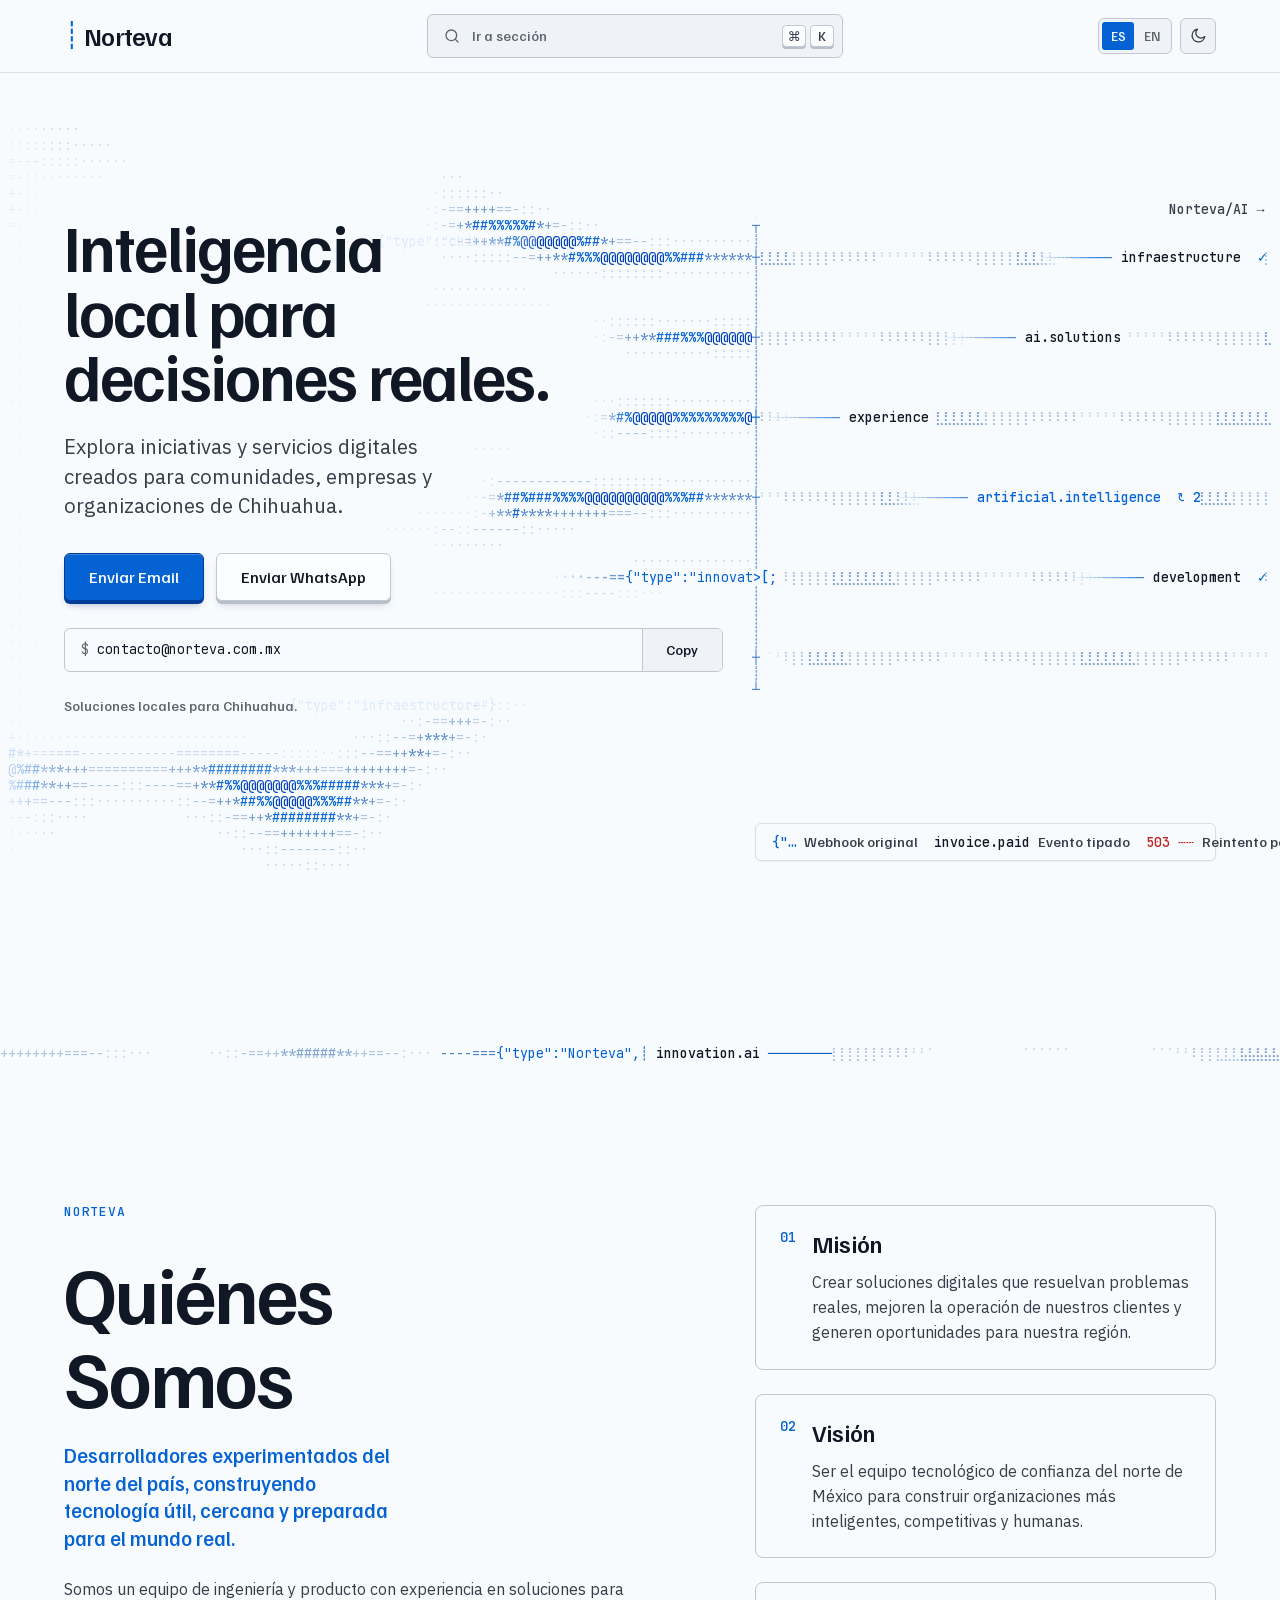
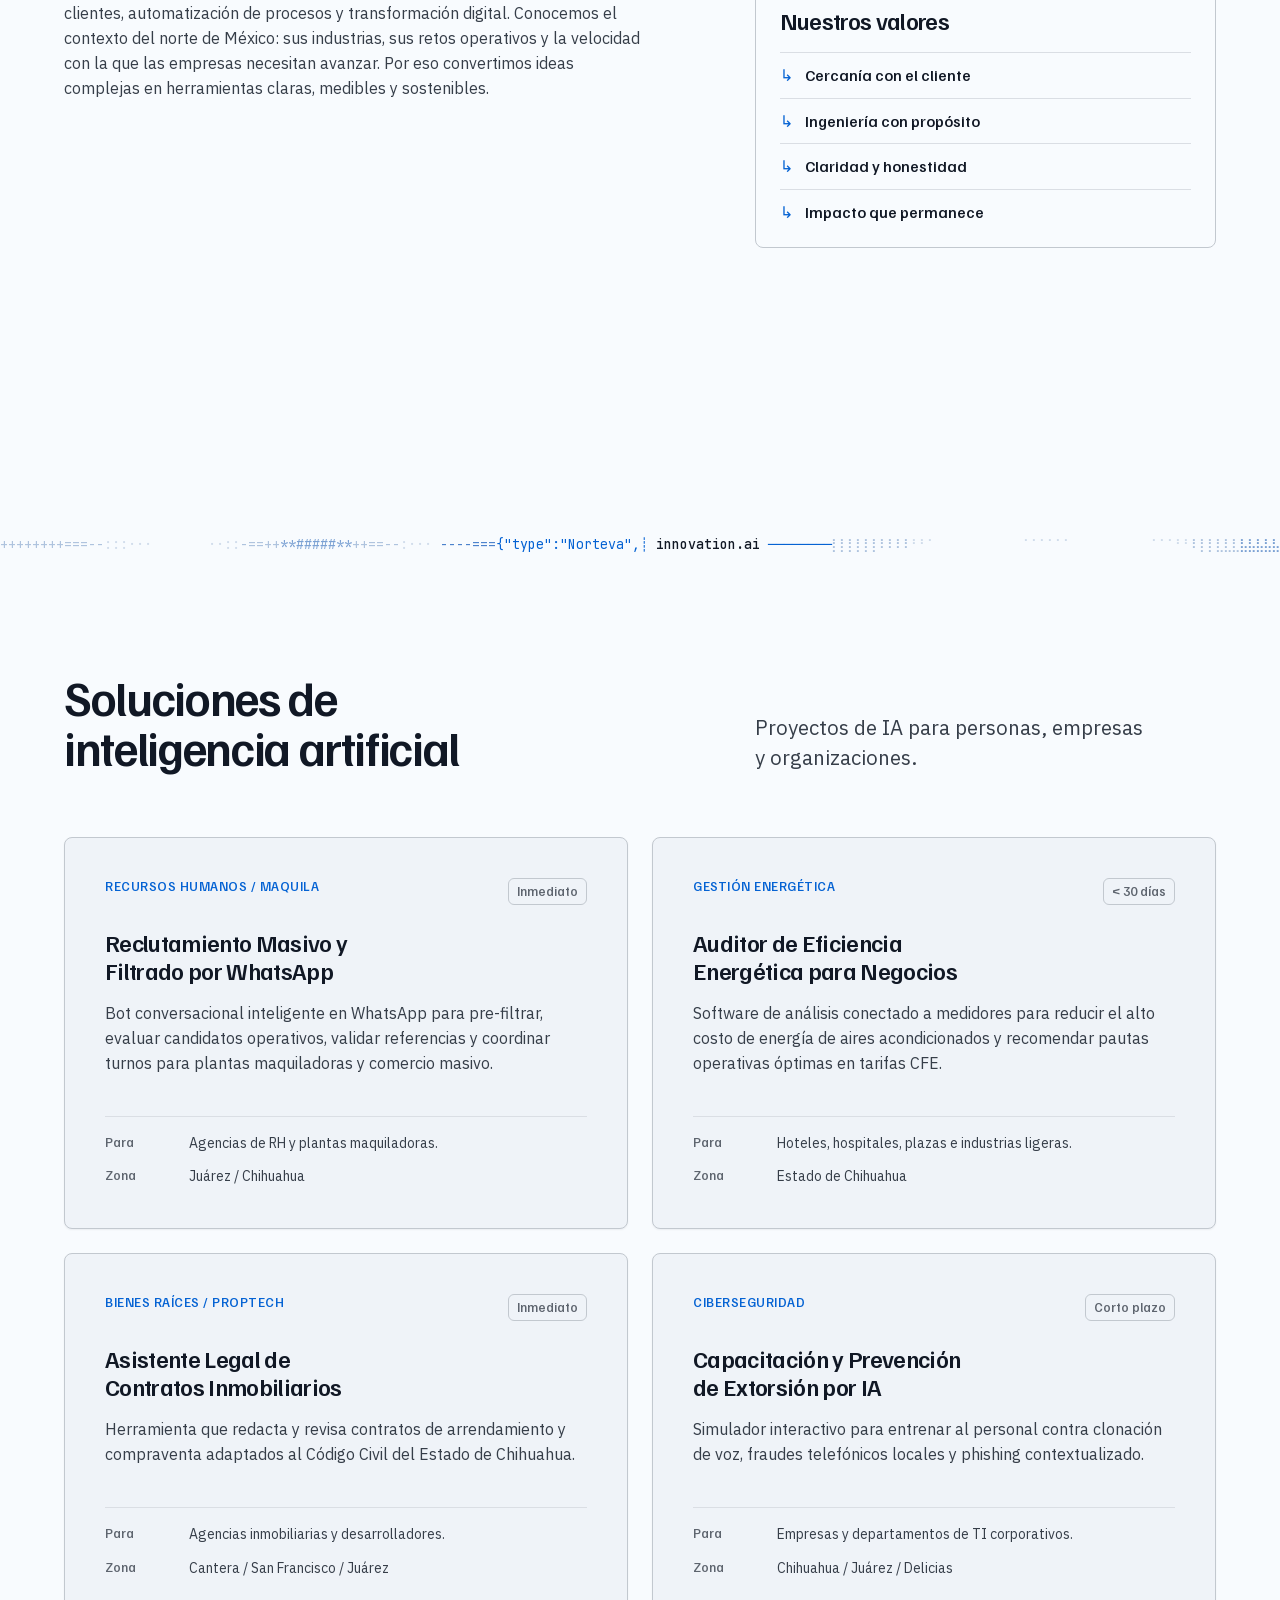
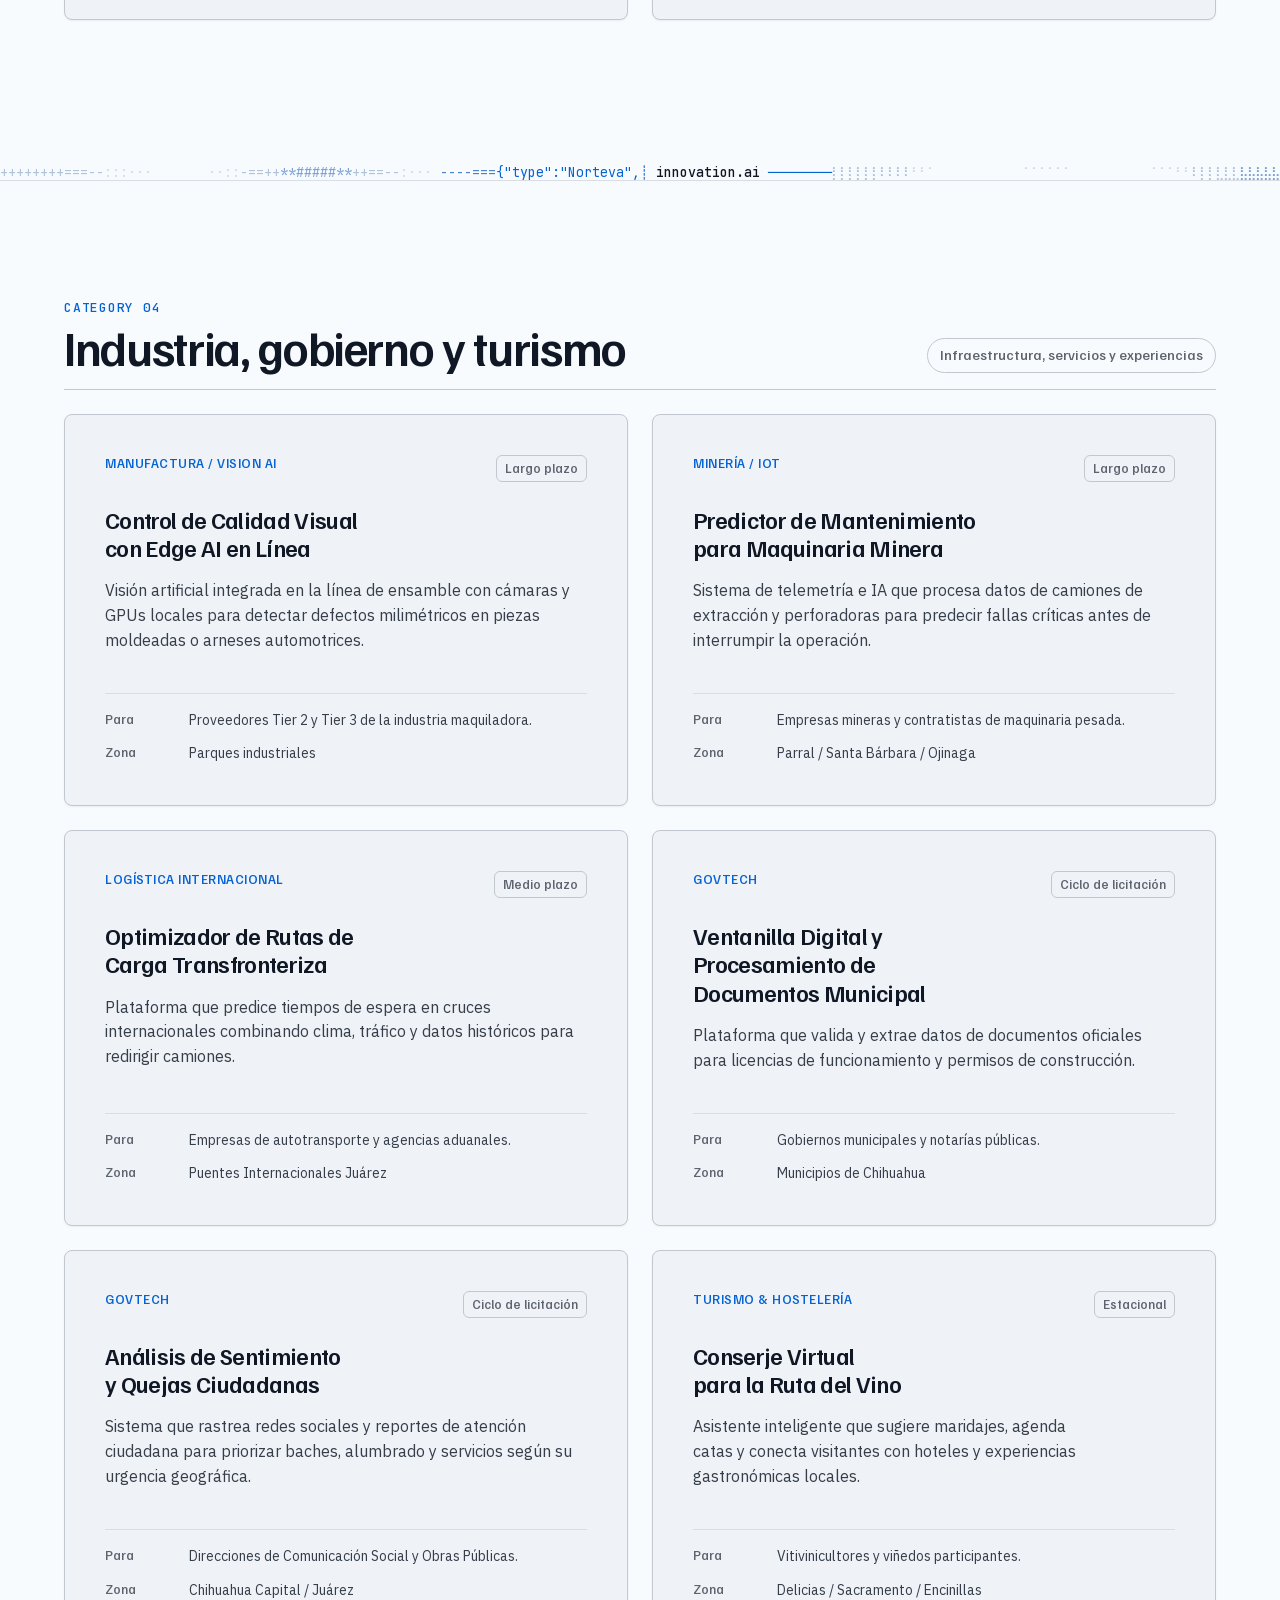
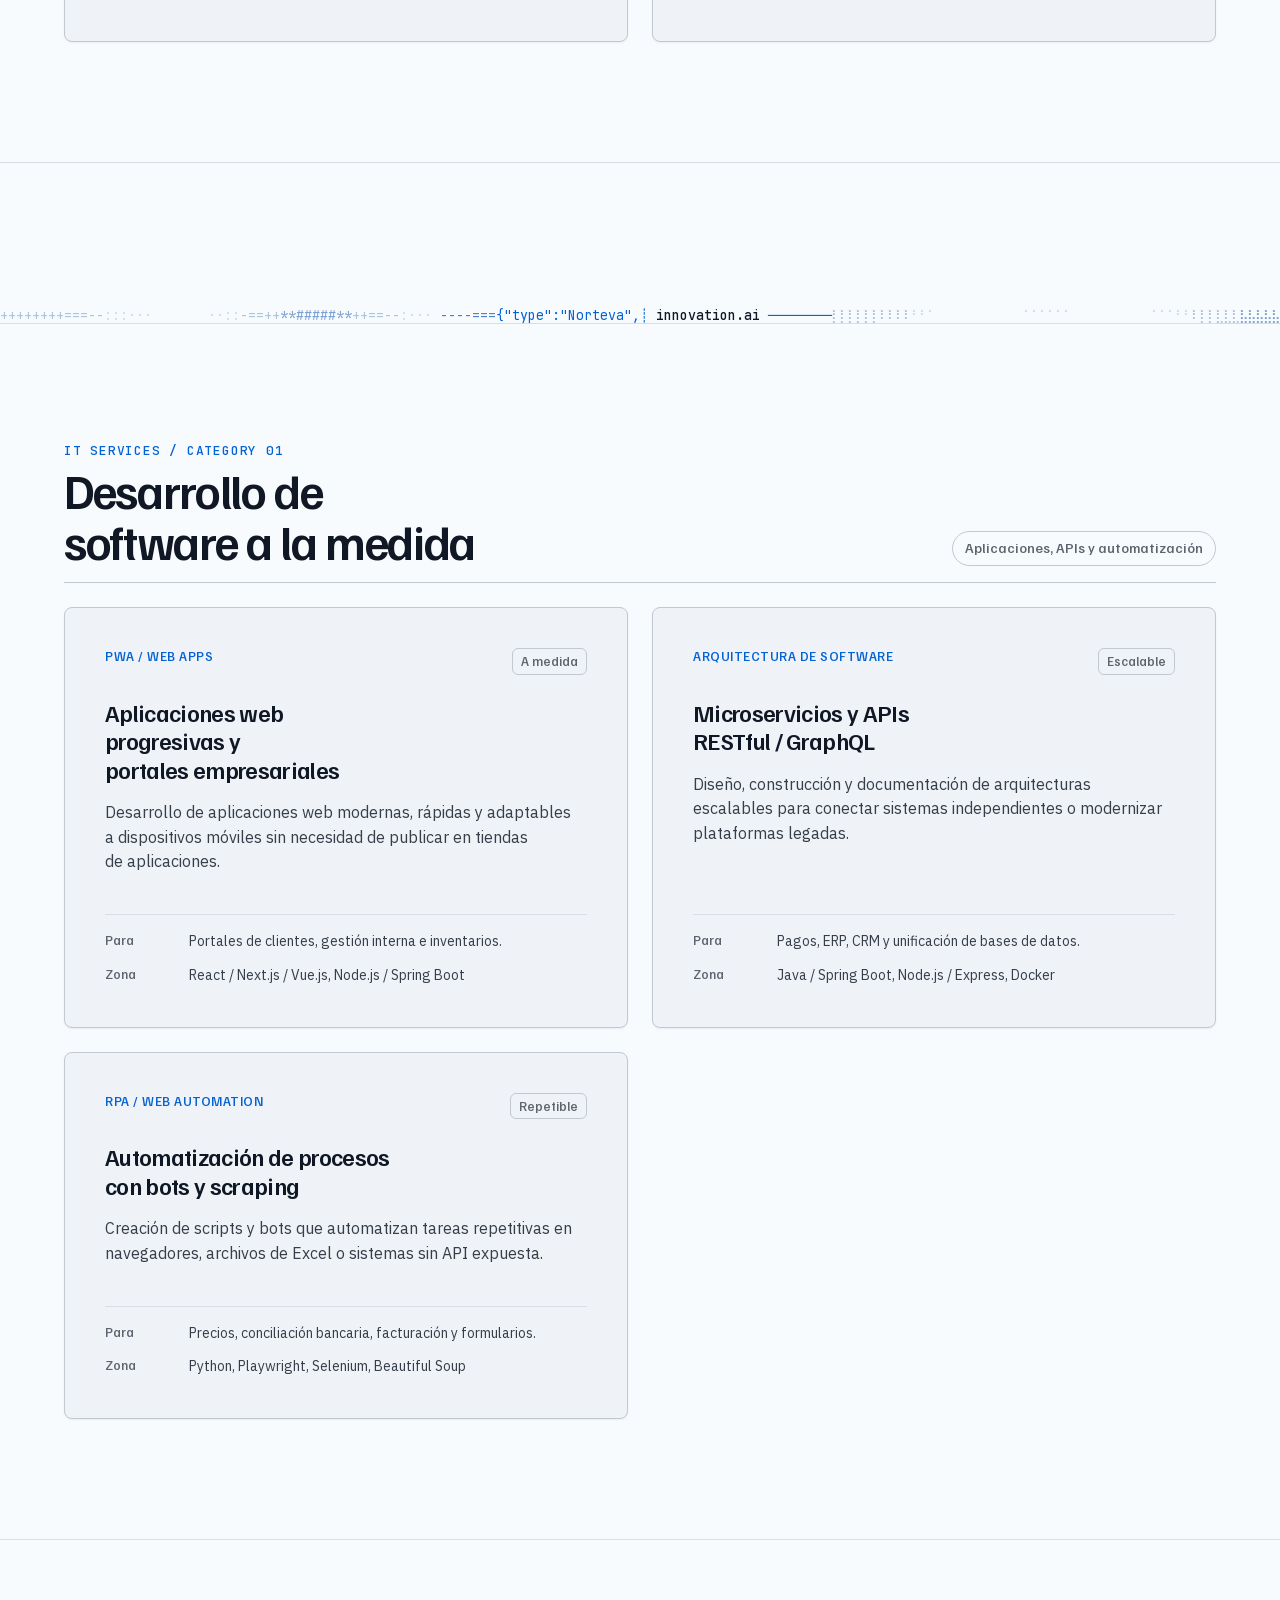
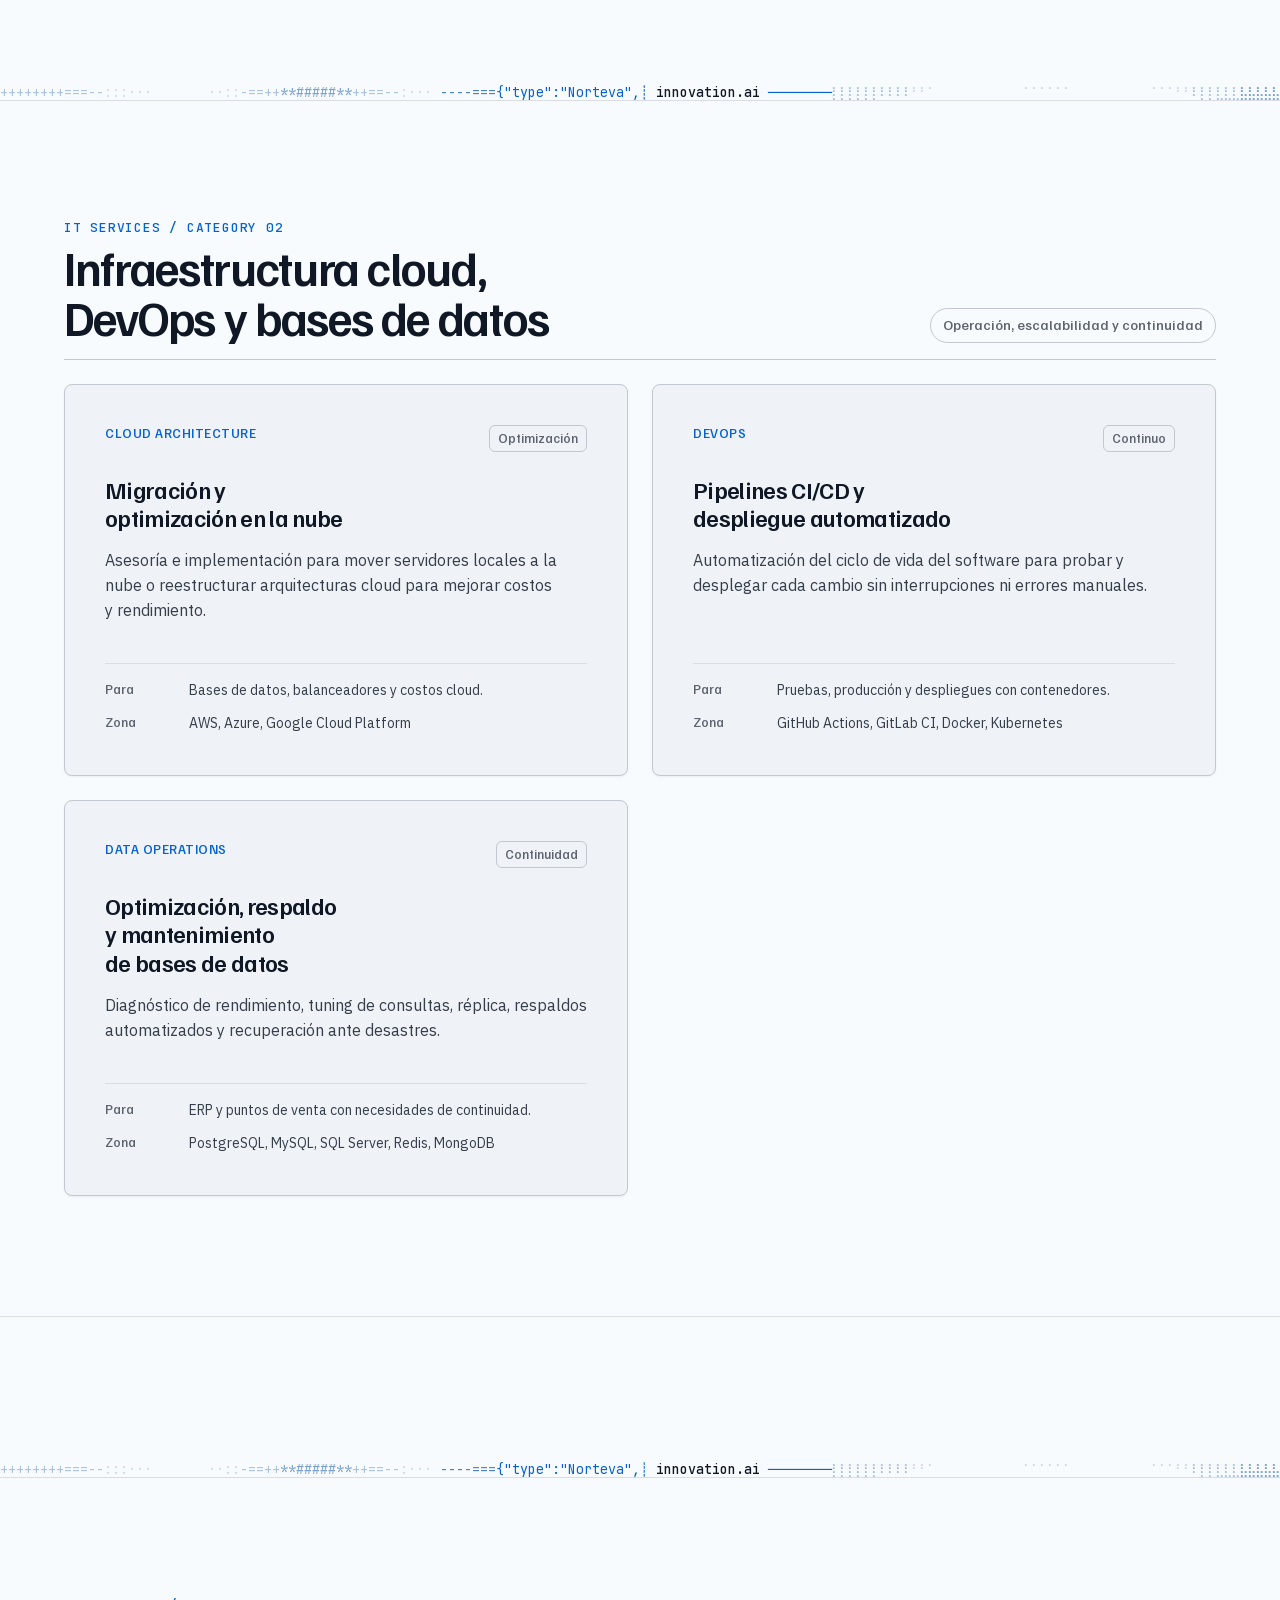
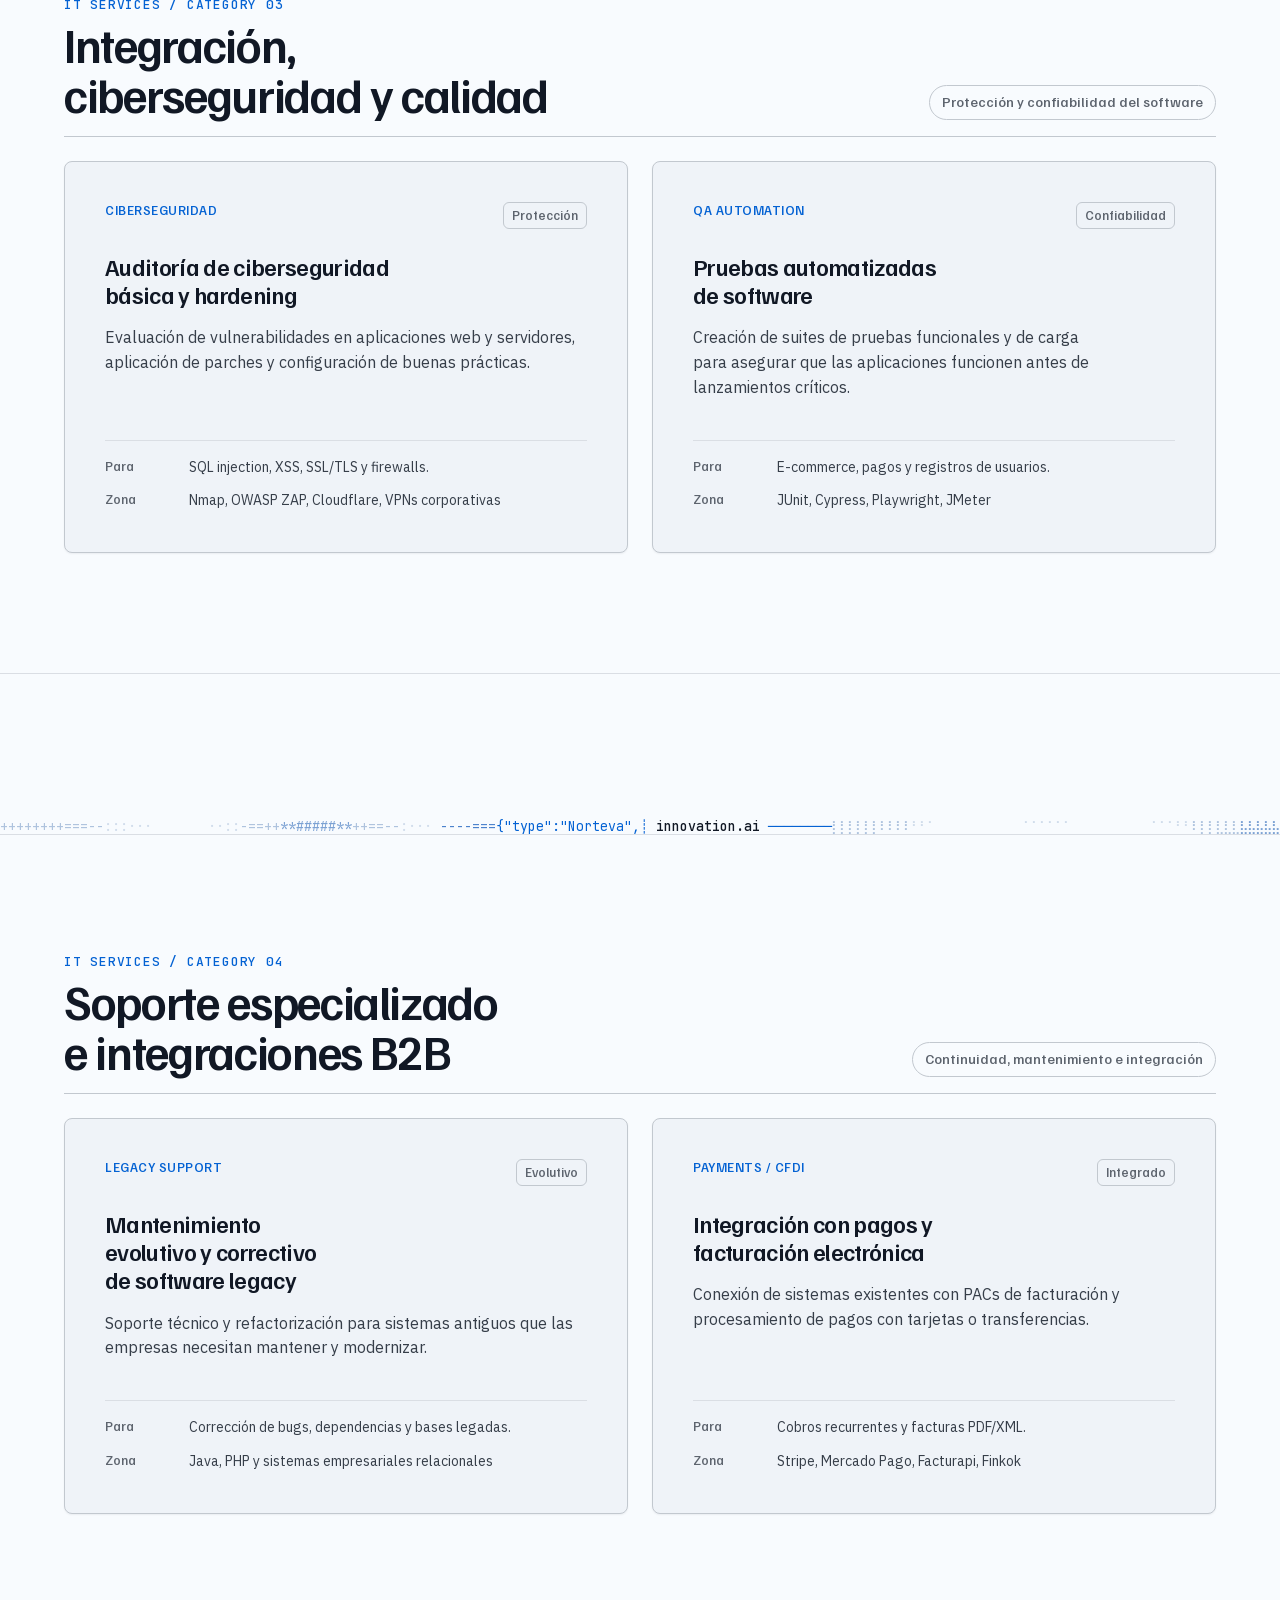
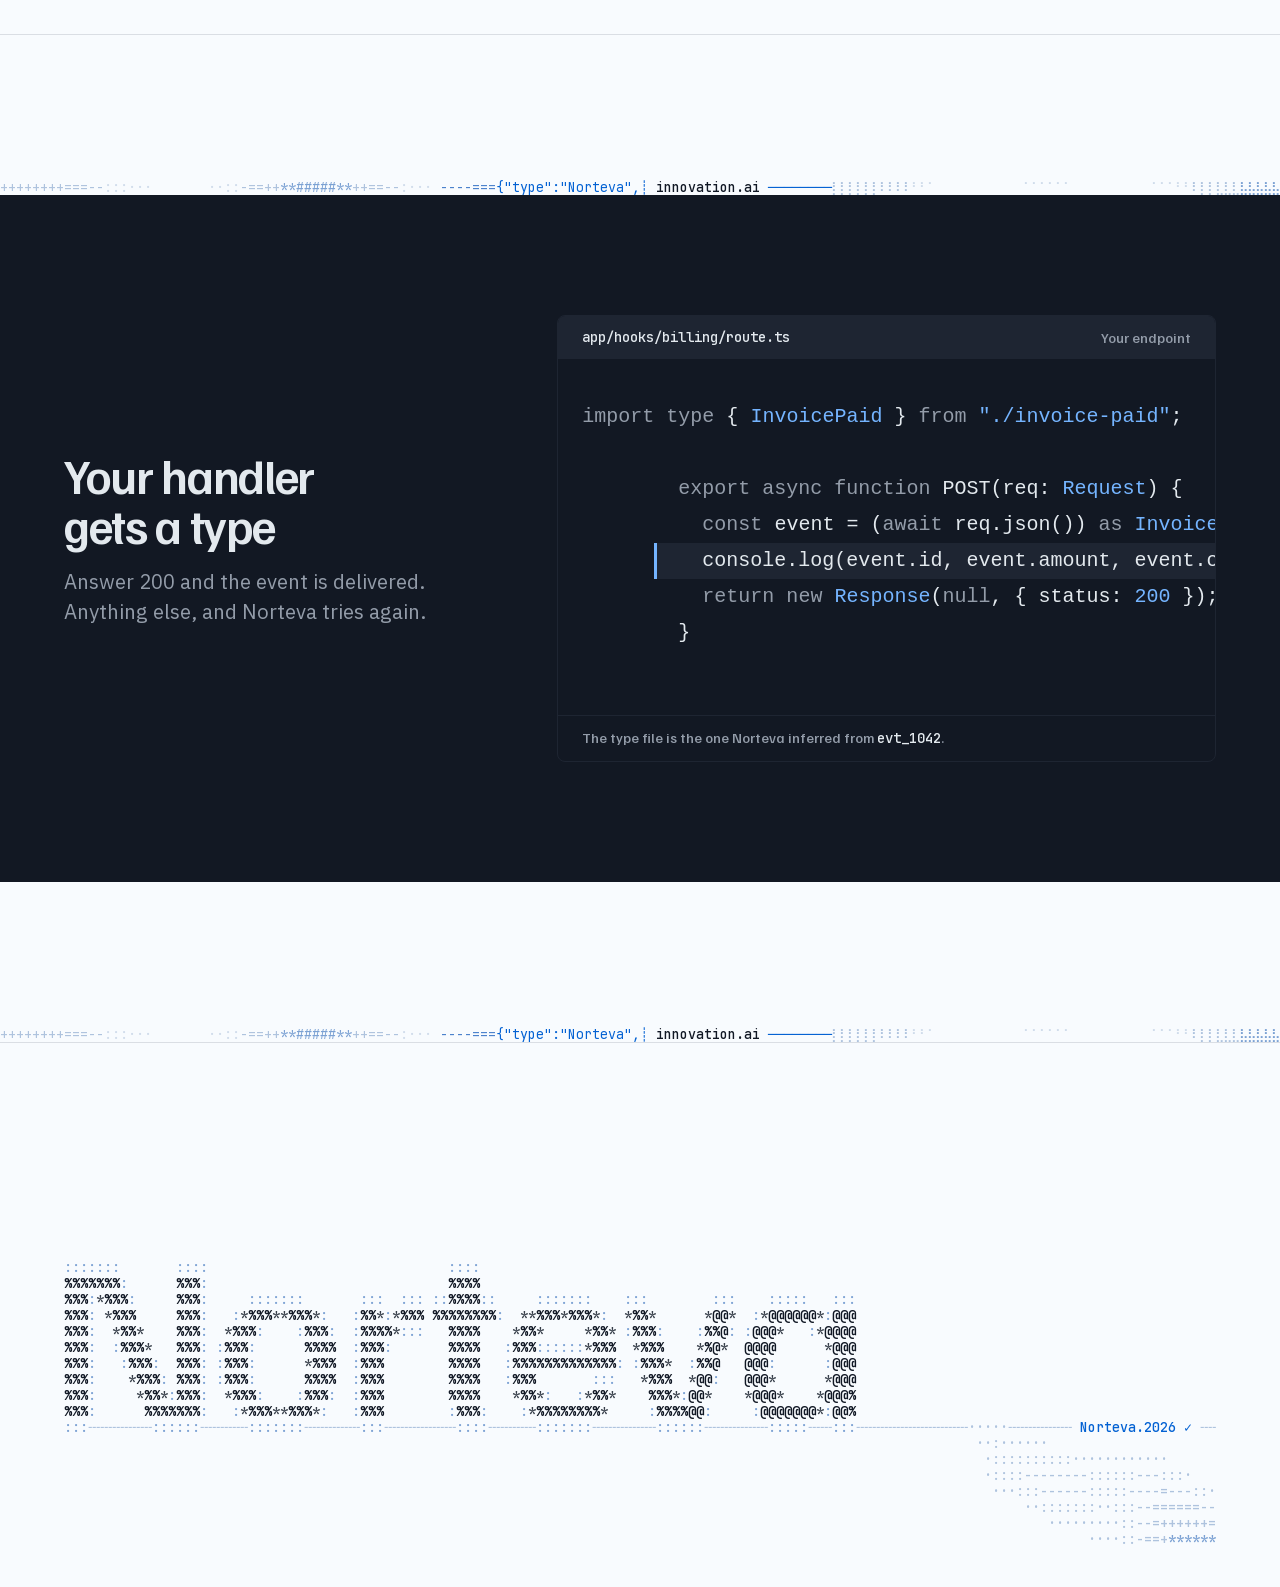
<file: index.html>
<!DOCTYPE html><html lang="en-GB" class="js has-field" style="--tick: 1;"><head>
<meta charset="utf-8">
<meta name="viewport" content="width=device-width, initial-scale=1">
<title>Norteva, typed events from any webhook</title>
<meta name="description" content="Norteva is an API that turns any webhook into a typed event stream, retries failed deliveries and replays any event. Free up to 100,000 events a month.">
<link rel="stylesheet" href="fonts.css">
<link rel="stylesheet" href="style.css">
<script>document.documentElement.classList.add('js'); let tick = 0; addEventListener('resize', () => document.documentElement.style.setProperty('--tick', String(tick ^= 1)));</script><style type="text/css"></style>
<script src="wire.js" defer=""></script>
</head>
<body id="top">
<a class="skip" href="#main">Skip to content</a>

<header class="site">
  <div class="container site__in">
    <a class="wordmark" href="#top" aria-label="Norteva, back to the top"><span class="wordmark__glyph" aria-hidden="true">┊</span>Norteva</a>
    <button class="jump" type="button" popovertarget="jump" aria-keyshortcuts="Meta+K Control+K" aria-label="Jump to a section">
      <svg aria-hidden="true" viewBox="0 0 24 24"><circle cx="11" cy="11" r="8"></circle><path d="m21 21-4.3-4.3"></path></svg>
      <span class="jump__long">Jump to a section</span><span class="jump__short">Jump</span>
      <span class="jump__keys" aria-hidden="true"><kbd>⌘</kbd><kbd>K</kbd></span>
    </button>
    <div class="jump__menu" id="jump" popover="" aria-label="Sections">
      <label class="jump__search"><svg aria-hidden="true" viewBox="0 0 24 24"><circle cx="11" cy="11" r="8"></circle><path d="m21 21-4.3-4.3"></path></svg><span class="visually-hidden">Search sections</span><input type="search" data-jump-search autocomplete="off" placeholder="Search sections"></label>
      <p class="jump__empty" data-jump-empty hidden>No sections found.</p>
      <a href="#stream" data-jump-link="stream">AI solutions</a>
      <a href="#does" data-jump-link="does">About us</a>
      <a href="#pricing" data-jump-link="pricing">Industry, government, and tourism</a>
      <a href="#custom-software" data-jump-link="custom-software">Custom software development</a>
      <a href="#cloud-devops" data-jump-link="cloud-devops">Cloud, DevOps, and databases</a>
      <a href="#integration-security" data-jump-link="integration-security">Integration, cybersecurity, and quality</a>
      <a href="#b2b-support" data-jump-link="b2b-support">Specialized support and B2B integrations</a>
      <a href="#start" data-jump-link="start">Your integration</a>
    </div>
    <div class="site__controls">
      <div class="language-switcher" role="group" aria-label="Language">
        <button type="button" class="language-switcher__button is-active" data-language="es" aria-pressed="true">ES</button>
        <button type="button" class="language-switcher__button" data-language="en" aria-pressed="false">EN</button>
      </div>
      <button class="theme-switcher" type="button" data-theme-toggle aria-pressed="false" aria-label="Activar modo nocturno" title="Activar modo nocturno">
        <svg class="theme-switcher__moon" aria-hidden="true" viewBox="0 0 24 24"><path d="M21 12.8A8.5 8.5 0 1 1 11.2 3 6.7 6.7 0 0 0 21 12.8Z"></path></svg>
        <svg class="theme-switcher__sun" aria-hidden="true" viewBox="0 0 24 24"><circle cx="12" cy="12" r="4"></circle><path d="M12 2v2M12 20v2M4.93 4.93l1.42 1.42M17.65 17.65l1.42 1.42M2 12h2M20 12h2M4.93 19.07l1.42-1.42M17.65 6.35l1.42-1.42"></path></svg>
      </button>
    </div>
  </div>
</header>

<main id="main">
  <section class="hero" aria-labelledby="hero-head">
    <canvas class="field" aria-hidden="true" width="2468" height="632" style="width: 2468px; height: 632px;"></canvas>
    <div class="container hero__grid">
      <div class="hero__text">
        <h1 id="hero-head">Local intelligence for real decisions.</h1>
        <p class="lead">Explore digital initiatives and services created for Chihuahua communities, businesses, and organizations.</p>
        <div class="actions">
          <a class="key key--primary hero-email" href="mailto:contacto@norteva.com.mx" aria-label="Enviar email a Norteva">Enviar Email</a>
          <a class="key hero-whatsapp" href="https://api.whatsapp.com/send?text=Hola%20Norteva%2C%20quiero%20conocer%20sus%20soluciones." target="_blank" rel="noopener" aria-label="Enviar mensaje por WhatsApp a Norteva">Enviar WhatsApp</a>
        </div>
        <div class="curl" data-copy="contacto@norteva.com.mx">
          <code class="curl__cmd"><span class="curl__p" aria-hidden="true">$</span>contacto@norteva.com.mx</code>
          <button class="curl__copy" type="button" aria-label="Copy the curl command"><span class="curl__say" aria-live="polite">Copy</span></button>
        </div>
        <p class="hero__terms">Free up to 100,000 events a month.</p>
      </div>
    </div>
    <div class="container legend-row">
    <ul class="legend" aria-label="How to read the field">
      <li><code class="legend__raw">{"…</code><span>Raw webhook</span></li>
      <li><code class="legend__typed">invoice.paid</code><span>Typed event</span></li>
      <li><code class="legend__gap">503 ┄┄</code><span>Retry, waiting</span></li>
    </ul>
    </div>
  </section>

  <section class="live" id="stream" aria-labelledby="s0">
    <div class="container">
      <div class="head">
        <h2 id="s0"> Soluciones de inteligencia artificial</h2>
        <p class="lead">Proyectos de IA para personas, empresas y organizaciones.</p>
      </div>
      <div class="project-grid" aria-label="Proyectos de trabajo y productividad">
        <article class="project-card">
          <div class="project-card__top"><span class="project-card__tag">Recursos Humanos / Maquila</span><span class="project-card__roi">Inmediato</span></div>
          <h3>Reclutamiento Masivo y Filtrado por WhatsApp</h3>
          <p>Bot conversacional inteligente en WhatsApp para pre-filtrar, evaluar candidatos operativos, validar referencias y coordinar turnos para plantas maquiladoras y comercio masivo.</p>
          <dl><div><dt>Para</dt><dd>Agencias de RH y plantas maquiladoras.</dd></div><div><dt>Zona</dt><dd>Juárez / Chihuahua</dd></div></dl>
        </article>
        <article class="project-card">
          <div class="project-card__top"><span class="project-card__tag">Gestión Energética</span><span class="project-card__roi">&lt; 30 días</span></div>
          <h3>Auditor de Eficiencia Energética para Negocios</h3>
          <p>Software de análisis conectado a medidores para reducir el alto costo de energía de aires acondicionados y recomendar pautas operativas óptimas en tarifas CFE.</p>
          <dl><div><dt>Para</dt><dd>Hoteles, hospitales, plazas e industrias ligeras.</dd></div><div><dt>Zona</dt><dd>Estado de Chihuahua</dd></div></dl>
        </article>
        <article class="project-card">
          <div class="project-card__top"><span class="project-card__tag">Bienes Raíces / PropTech</span><span class="project-card__roi">Inmediato</span></div>
          <h3>Asistente Legal de Contratos Inmobiliarios</h3>
          <p>Herramienta que redacta y revisa contratos de arrendamiento y compraventa adaptados al Código Civil del Estado de Chihuahua.</p>
          <dl><div><dt>Para</dt><dd>Agencias inmobiliarias y desarrolladores.</dd></div><div><dt>Zona</dt><dd>Cantera / San Francisco / Juárez</dd></div></dl>
        </article>
        <article class="project-card">
          <div class="project-card__top"><span class="project-card__tag">Ciberseguridad</span><span class="project-card__roi">Corto plazo</span></div>
          <h3>Capacitación y Prevención de Extorsión por IA</h3>
          <p>Simulador interactivo para entrenar al personal contra clonación de voz, fraudes telefónicos locales y phishing contextualizado.</p>
          <dl><div><dt>Para</dt><dd>Empresas y departamentos de TI corporativos.</dd></div><div><dt>Zona</dt><dd>Chihuahua / Juárez / Delicias</dd></div></dl>
        </article>
      </div>
    </div>
  </section>

  <div class="wire" aria-hidden="true"><canvas class="wire__row" width="2468" height="16" style="width: 2468px; height: 16px;"></canvas></div>

  <section class="does" id="does" aria-labelledby="s1">
    <div class="container">
      <div class="head">
        <h2 id="s1">Four jobs, one stream</h2>
        <p class="lead">What Norteva does between your providers and your endpoint.</p>
      </div>
      <div class="switch" data-switch="">
        <div class="tabs" role="tablist" aria-label="What Norteva does">
          <button role="tab" id="t-typed" aria-controls="p-typed" aria-selected="true" tabindex="0"><span class="tabs__n" aria-hidden="true">1</span>Types</button>
          <button role="tab" id="t-retry" aria-controls="p-retry" aria-selected="false" tabindex="-1"><span class="tabs__n" aria-hidden="true">2</span>Retries</button>
          <button role="tab" id="t-replay" aria-controls="p-replay" aria-selected="false" tabindex="-1"><span class="tabs__n" aria-hidden="true">3</span>Replay</button>
          <button role="tab" id="t-in" aria-controls="p-in" aria-selected="false" tabindex="-1"><span class="tabs__n" aria-hidden="true">4</span>Sources</button>
        </div>

        <div class="panel" role="tabpanel" id="p-typed" aria-labelledby="t-typed" tabindex="0">
          <p class="panel__say">Norteva reads each payload and gives every field a type.</p>
          <figure class="insp is-wired" data-insp="" data-on="amount">
            <div class="insp__bar"><code>evt_1042</code><span>Received from billing.example.com</span><span class="insp__to">Inferred by Norteva</span></div>
            <div class="insp__panes">
              <div class="insp__pane">
                <p class="insp__file"><code>evt_1042.json</code></p>
<pre class="code code--insp"><code><span class="p">{</span>
  <span class="ln" data-k="type"><span class="n">"type"</span><span class="p">:</span> <span class="s">"invoice.paid"</span><span class="p">,</span></span>
  <span class="ln" data-k="id"><span class="n">"id"</span><span class="p">:</span> <span class="s">"evt_1042"</span><span class="p">,</span></span>
  <span class="ln is-on" data-k="amount"><span class="n">"amount"</span><span class="p">:</span> <span class="s">4800</span><span class="p">,</span></span>
  <span class="ln" data-k="currency"><span class="n">"currency"</span><span class="p">:</span> <span class="s">"GBP"</span><span class="p">,</span></span>
  <span class="ln" data-k="paid_at"><span class="n">"paid_at"</span><span class="p">:</span> <span class="s">"2026-10-08T09:42:16Z"</span></span>
<span class="p">}</span></code></pre>
              </div>
              <div class="insp__pane">
                <p class="insp__file"><code>invoice-paid.ts</code></p>
<pre class="code code--insp"><code><span class="c">// inferred from evt_1042</span>
<span class="k">export type</span> <span class="t">InvoicePaid</span> = {
  <span class="ln" data-k="type">type: <span class="s">"invoice.paid"</span>;</span>
  <span class="ln" data-k="id">id: <span class="t">string</span>;</span>
  <span class="ln is-on" data-k="amount">amount: <span class="t">number</span>;</span>
  <span class="ln" data-k="currency">currency: <span class="s">"GBP"</span>;</span>
  <span class="ln" data-k="paid_at">paid_at: <span class="t">string</span>;</span>
};</code></pre>
              </div>
              <div class="insp__wires" aria-hidden="true"><i class="wire-c" data-k="type" style="--n: 0; --r: 10px;"><i class="wire-c__node" style="left: 342px; top: 166px; width: 5px; height: 5px;"></i><i class="wire-c__h" style="left: 344px; top: 168px; width: 283px; height: 1px;"></i><i class="wire-c__e wire-c__e--tr" style="left: 627px; top: 168px; width: 10px; height: 10px;"></i><i class="wire-c__e wire-c__e--bl" style="left: 636px; top: 178px; width: 11px; height: 11px;"></i><i class="wire-c__h" style="left: 647px; top: 188px; width: 110px; height: 1px;"></i><i class="wire-c__node" style="left: 755px; top: 186px; width: 5px; height: 5px;"></i></i><i class="wire-c" data-k="id" style="--n: 1; --r: 10px;"><i class="wire-c__node" style="left: 270px; top: 206px; width: 5px; height: 5px;"></i><i class="wire-c__h" style="left: 272px; top: 208px; width: 364px; height: 1px;"></i><i class="wire-c__e wire-c__e--tr" style="left: 636px; top: 208px; width: 10px; height: 10px;"></i><i class="wire-c__e wire-c__e--bl" style="left: 645px; top: 218px; width: 11px; height: 11px;"></i><i class="wire-c__h" style="left: 656px; top: 228px; width: 101px; height: 1px;"></i><i class="wire-c__node" style="left: 755px; top: 226px; width: 5px; height: 5px;"></i></i><i class="wire-c is-on" data-k="amount" style="--n: 2; --r: 10px;"><i class="wire-c__node" style="left: 246px; top: 246px; width: 5px; height: 5px;"></i><i class="wire-c__h" style="left: 248px; top: 248px; width: 398px; height: 1px;"></i><i class="wire-c__e wire-c__e--tr" style="left: 646px; top: 248px; width: 10px; height: 10px;"></i><i class="wire-c__e wire-c__e--bl" style="left: 655px; top: 258px; width: 11px; height: 11px;"></i><i class="wire-c__h" style="left: 666px; top: 268px; width: 91px; height: 1px;"></i><i class="wire-c__node" style="left: 755px; top: 266px; width: 5px; height: 5px;"></i></i><i class="wire-c" data-k="currency" style="--n: 3; --r: 10px;"><i class="wire-c__node" style="left: 282px; top: 286px; width: 5px; height: 5px;"></i><i class="wire-c__h" style="left: 284px; top: 288px; width: 372px; height: 1px;"></i><i class="wire-c__e wire-c__e--tr" style="left: 656px; top: 288px; width: 10px; height: 10px;"></i><i class="wire-c__e wire-c__e--bl" style="left: 665px; top: 298px; width: 11px; height: 11px;"></i><i class="wire-c__h" style="left: 676px; top: 308px; width: 81px; height: 1px;"></i><i class="wire-c__node" style="left: 755px; top: 306px; width: 5px; height: 5px;"></i></i><i class="wire-c" data-k="paid_at" style="--n: 4; --r: 10px;"><i class="wire-c__node" style="left: 462px; top: 326px; width: 5px; height: 5px;"></i><i class="wire-c__h" style="left: 464px; top: 328px; width: 201px; height: 1px;"></i><i class="wire-c__e wire-c__e--tr" style="left: 665px; top: 328px; width: 10px; height: 10px;"></i><i class="wire-c__e wire-c__e--bl" style="left: 674px; top: 338px; width: 11px; height: 11px;"></i><i class="wire-c__h" style="left: 685px; top: 348px; width: 72px; height: 1px;"></i><i class="wire-c__node" style="left: 755px; top: 346px; width: 5px; height: 5px;"></i></i></div>
            </div>
          </figure>
        </div>

        <div class="panel" role="tabpanel" id="p-retry" aria-labelledby="t-retry" tabindex="0" hidden="">
          <p class="panel__say">When your endpoint is down, Norteva holds <code>evt_1042</code> and tries again: a 503, a timeout, then 200 OK.</p>
          <figure class="tl" data-tl="">
            <ol class="tl__at" aria-label="Delivery attempts of evt_1042 to example.com/hooks/billing, spaced by time">
              <li class="tl__a tl__a--bad" style="--at: 0"><span class="tl__fig">503</span><span class="tl__what">Service Unavailable in 2.1 s</span><code>Attempt 1, 09:42:18</code></li>
              <li class="tl__a tl__a--bad" style="--at: 0.3333"><span class="tl__fig">10.0 s</span><span class="tl__what">No answer, timed out</span><code>Attempt 2, 09:42:48</code></li>
              <li class="tl__a tl__a--good" style="--at: 1"><span class="tl__fig">200</span><span class="tl__what">OK in 182 ms</span><code>Attempt 3, 09:43:48</code></li>
            </ol>
            <div class="tl__rule" aria-hidden="true"><i class="tl__ink"></i><i class="tl__span tl__span--bad" style="--at: 0; --dur: 0.0233"></i><i class="tl__span tl__span--bad" style="--at: 0.3333; --dur: 0.1111"></i><i class="tl__span tl__span--good" style="--at: 0.998; --dur: 0.002"></i><i class="tl__cursor"></i></div>
            <div class="tl__dims" aria-hidden="true">
              <span class="tl__dim" style="--from: 0; --to: 0.3333"><span><code>30 s</code> later</span></span>
              <span class="tl__dim" style="--from: 0.3333; --to: 1"><span><code>60 s</code> later</span></span>
            </div>
          </figure>
        </div>

        <div class="panel" role="tabpanel" id="p-replay" aria-labelledby="t-replay" tabindex="0" hidden="">
          <p class="panel__say">Send any past event to your endpoint again, straight from the stream.</p>
          <div class="rp" data-replay="">
            <canvas class="rp__field" aria-hidden="true"></canvas>
            <div class="rp__in">
              <div class="rp__head"><h3 class="rp__title">Replay</h3><code>invoice.paid</code><code class="rp__id">evt_1042</code></div>
              <dl class="rp__fields">
                <dt>Event</dt><dd><code>evt_1042, invoice.paid</code></dd>
                <dt>Destination</dt><dd><code>https://example.com/hooks/billing</code></dd>
              </dl>
              <div class="rp__go">
                <button class="key key--primary" type="button" data-replay-go=""><svg aria-hidden="true" viewBox="0 0 24 24"><path d="M21 12a9 9 0 1 1-2.64-6.36"></path><path d="M21 3v6h-6"></path></svg>Replay event</button>
                <span class="rp__hint">Sends the stored payload as it arrived</span>
              </div>
              <ol class="rp__log" aria-label="Recent replays" aria-live="polite">
                <li class="rp__line"><code>09:58:14</code><span>Replayed <code>evt_1042</code></span><code class="ok">200 OK</code><code>164 ms</code></li>
                <li class="rp__line"><code>09:31:02</code><span>Replayed <code>evt_0987</code></span><code class="ok">200 OK</code><code>201 ms</code></li>
                <li class="rp__line"><code>08:12:40</code><span>Replayed <code>evt_0961</code></span><code class="ok">200 OK</code><code>176 ms</code></li>
              </ol>
              <div class="curl curl--dark" data-copy="curl --json @evt_1042.json https://example.com/hooks/billing">
                <code class="curl__cmd"><span class="curl__p" aria-hidden="true">$</span>curl --json @evt_1042.json https://example.com/hooks/billing</code>
                <button class="curl__copy" type="button" aria-label="Copy the same request as curl"><span class="curl__say" aria-live="polite">Copy</span></button>
              </div>
            </div>
          </div>
        </div>

        <div class="panel" role="tabpanel" id="p-in" aria-labelledby="t-in" tabindex="0" hidden="">
          <p class="panel__say">One address for each provider. Every webhook lands in one stream, whoever sent it.</p>
          <div class="table-wrap" role="region" aria-label="Sources" tabindex="0">
            <table class="src">
              <thead><tr><th scope="col">Source</th><th scope="col">Posts to</th><th scope="col">Event types seen</th><th scope="col" class="r">Last event</th></tr></thead>
              <tbody>
                <tr><th scope="row">shop.example.com</th><td><code>relay.example.com/in/shop</code></td><td><code>order.created</code> <code>order.shipped</code></td><td class="r"><code>09:42:31</code></td></tr>
                <tr class="is-on"><th scope="row">billing.example.com</th><td><code>relay.example.com/in/billing</code></td><td><code>invoice.paid</code> <code>refund.issued</code></td><td class="r"><code>09:42:18</code></td></tr>
                <tr><th scope="row">crm.example.com</th><td><code>relay.example.com/in/crm</code></td><td><code>customer.updated</code> <code>contact.merged</code></td><td class="r"><code>09:41:55</code></td></tr>
                <tr><th scope="row">forms.example.com</th><td><code>relay.example.com/in/forms</code></td><td><code>form.submitted</code></td><td class="r"><code>09:39:40</code></td></tr>
              </tbody>
            </table>
          </div>
          <p class="src__out">All four deliver to <code>https://example.com/hooks</code></p>
        </div>
      </div>
      <div class="project-category">
        <div class="project-category__head">
          <div>
            <p class="project-category__eyebrow">Category 03</p>
            <h3>Commerce and services</h3>
          </div>
          <span class="project-category__badge">Soluciones para la vida cotidiana</span>
        </div>
        <div class="project-grid" aria-label="Commerce and services projects">
          <article class="project-card">
            <div class="project-card__top"><span class="project-card__tag">Gastronomía &amp; Servicios</span><span class="project-card__roi">Inmediato</span></div>
            <h3>Asistente de Pedidos por WhatsApp para Restaurantes</h3>
            <p>Agente inteligente para tomar pedidos, gestionar reservaciones de grupos grandes y procesar pagos vía SPEI o MercadoPago.</p>
            <dl><div><dt>Para</dt><dd>Restaurantes de ticket medio-alto.</dd></div><div><dt>Zona</dt><dd>Distrito 1 / Juárez / Centro</dd></div></dl>
          </article>
          <article class="project-card">
            <div class="project-card__top"><span class="project-card__tag">Ganadería / Exportación</span><span class="project-card__roi">Medio plazo</span></div>
            <h3>Trazabilidad y Certificación Ganadera de Exportación</h3>
            <p>Sistema que automatiza el registro de aretes SINIIGA, vacunas y control de engorda mediante comandos de voz en campo.</p>
            <dl><div><dt>Para</dt><dd>Asociaciones ganaderas y ranchos de exportación.</dd></div><div><dt>Zona</dt><dd>Soberanía Ganadera Estatal</dd></div></dl>
          </article>
          <article class="project-card">
            <div class="project-card__top"><span class="project-card__tag">Retail / Supermercados</span><span class="project-card__roi">Trimestral</span></div>
            <h3>Predicción de Inventario para Cadenas Locales</h3>
            <p>Algoritmo de predicción de demanda que analiza pagos quincenales, clima y eventos festivos para reducir mermas de perecederos.</p>
            <dl><div><dt>Para</dt><dd>Supermercados regionales y mayoristas.</dd></div><div><dt>Zona</dt><dd>Estado de Chihuahua</dd></div></dl>
          </article>
          <article class="project-card">
            <div class="project-card__top"><span class="project-card__tag">Agroindustria Láctea</span><span class="project-card__roi">Medio plazo</span></div>
            <h3>Optimizador de Rendimiento para Envasadoras Lácteas</h3>
            <p>Analítica predictiva para optimizar maduración, temperatura y lotes según la estacionalidad regional.</p>
            <dl><div><dt>Para</dt><dd>Queserías e industrias lácteas.</dd></div><div><dt>Zona</dt><dd>Cuauhtémoc / Campos Menonitas</dd></div></dl>
          </article>
          <article class="project-card">
            <div class="project-card__top"><span class="project-card__tag">Marketing / Retail</span><span class="project-card__roi">Inmediato</span></div>
            <h3>Fidelización vía Wallet Digital para Comercio</h3>
            <p>Plataforma que reemplaza tarjetas físicas por pases dinámicos en Apple Wallet y Google Wallet con promociones automatizadas.</p>
            <dl><div><dt>Para</dt><dd>Cafeterías, boutiques y restaurantes locales.</dd></div><div><dt>Zona</dt><dd>Chihuahua / Juárez</dd></div></dl>
          </article>
          <article class="project-card">
            <div class="project-card__top"><span class="project-card__tag">Logística Urbana</span><span class="project-card__roi">Inmediato</span></div>
            <h3>Gestor de Flotillas y Repartidores para Negocios Locales</h3>
            <p>Sistema de optimización de rutas para refaccionarias, farmacias y ferreterías con reparto propio.</p>
            <dl><div><dt>Para</dt><dd>Comercios con flotilla de entrega propia.</dd></div><div><dt>Zona</dt><dd>Chihuahua / Juárez</dd></div></dl>
          </article>
        </div>
      </div>
    </div>
  </section>

  <section class="offer offer--projects" id="pricing" aria-labelledby="s5">
    <div class="container">
      <div class="project-category">
        <div class="project-category__head">
          <div>
            <p class="project-category__eyebrow">Category 04</p>
            <h2 id="s5">Industry, government, and tourism</h2>
          </div>
          <span class="project-category__badge">Infrastructure, services, and experiences</span>
        </div>
        <div class="project-grid" aria-label="Industry, government, and tourism projects">
          <article class="project-card">
            <div class="project-card__top"><span class="project-card__tag">Manufactura / Vision AI</span><span class="project-card__roi">Largo plazo</span></div>
            <h3>Control de Calidad Visual con Edge AI en Línea</h3>
            <p>Visión artificial integrada en la línea de ensamble con cámaras y GPUs locales para detectar defectos milimétricos en piezas moldeadas o arneses automotrices.</p>
            <dl><div><dt>Para</dt><dd>Proveedores Tier 2 y Tier 3 de la industria maquiladora.</dd></div><div><dt>Zona</dt><dd>Parques industriales</dd></div></dl>
          </article>
          <article class="project-card">
            <div class="project-card__top"><span class="project-card__tag">Minería / IoT</span><span class="project-card__roi">Largo plazo</span></div>
            <h3>Predictor de Mantenimiento para Maquinaria Minera</h3>
            <p>Sistema de telemetría e IA que procesa datos de camiones de extracción y perforadoras para predecir fallas críticas antes de interrumpir la operación.</p>
            <dl><div><dt>Para</dt><dd>Empresas mineras y contratistas de maquinaria pesada.</dd></div><div><dt>Zona</dt><dd>Parral / Santa Bárbara / Ojinaga</dd></div></dl>
          </article>
          <article class="project-card">
            <div class="project-card__top"><span class="project-card__tag">Logística Internacional</span><span class="project-card__roi">Medio plazo</span></div>
            <h3>Optimizador de Rutas de Carga Transfronteriza</h3>
            <p>Plataforma que predice tiempos de espera en cruces internacionales combinando clima, tráfico y datos históricos para redirigir camiones.</p>
            <dl><div><dt>Para</dt><dd>Empresas de autotransporte y agencias aduanales.</dd></div><div><dt>Zona</dt><dd>Puentes Internacionales Juárez</dd></div></dl>
          </article>
          <article class="project-card">
            <div class="project-card__top"><span class="project-card__tag">GovTech</span><span class="project-card__roi">Ciclo de licitación</span></div>
            <h3>Ventanilla Digital y Procesamiento de Documentos Municipal</h3>
            <p>Plataforma que valida y extrae datos de documentos oficiales para licencias de funcionamiento y permisos de construcción.</p>
            <dl><div><dt>Para</dt><dd>Gobiernos municipales y notarías públicas.</dd></div><div><dt>Zona</dt><dd>Municipios de Chihuahua</dd></div></dl>
          </article>
          <article class="project-card">
            <div class="project-card__top"><span class="project-card__tag">GovTech</span><span class="project-card__roi">Ciclo de licitación</span></div>
            <h3>Análisis de Sentimiento y Quejas Ciudadanas</h3>
            <p>Sistema que rastrea redes sociales y reportes de atención ciudadana para priorizar baches, alumbrado y servicios según su urgencia geográfica.</p>
            <dl><div><dt>Para</dt><dd>Direcciones de Comunicación Social y Obras Públicas.</dd></div><div><dt>Zona</dt><dd>Chihuahua Capital / Juárez</dd></div></dl>
          </article>
          <article class="project-card">
            <div class="project-card__top"><span class="project-card__tag">Turismo &amp; Hostelería</span><span class="project-card__roi">Estacional</span></div>
            <h3>Conserje Virtual para la Ruta del Vino</h3>
            <p>Asistente inteligente que sugiere maridajes, agenda catas y conecta visitantes con hoteles y experiencias gastronómicas locales.</p>
            <dl><div><dt>Para</dt><dd>Vitivinicultores y viñedos participantes.</dd></div><div><dt>Zona</dt><dd>Delicias / Sacramento / Encinillas</dd></div></dl>
          </article>
        </div>
      </div>
    </div>
  </section>

  <section class="offer offer--projects" id="custom-software" aria-labelledby="s7">
    <div class="container">
      <div class="project-category">
        <div class="project-category__head">
          <div>
            <p class="project-category__eyebrow">IT services / Category 01</p>
            <h2 id="s7">Custom software development</h2>
          </div>
          <span class="project-category__badge">Applications, APIs, and automation</span>
        </div>
        <div class="project-grid" aria-label="Custom software development services">
          <article class="project-card">
            <div class="project-card__top"><span class="project-card__tag">PWA / Web Apps</span><span class="project-card__roi">A medida</span></div>
            <h3>Aplicaciones web progresivas y portales empresariales</h3>
            <p>Desarrollo de aplicaciones web modernas, rápidas y adaptables a dispositivos móviles sin necesidad de publicar en tiendas de aplicaciones.</p>
            <dl><div><dt>Uso</dt><dd>Portales de clientes, gestión interna e inventarios.</dd></div><div><dt>Stack</dt><dd>React / Next.js / Vue.js, Node.js / Spring Boot</dd></div></dl>
          </article>
          <article class="project-card">
            <div class="project-card__top"><span class="project-card__tag">Arquitectura de software</span><span class="project-card__roi">Escalable</span></div>
            <h3>Microservicios y APIs RESTful / GraphQL</h3>
            <p>Diseño, construcción y documentación de arquitecturas escalables para conectar sistemas independientes o modernizar plataformas legadas.</p>
            <dl><div><dt>Uso</dt><dd>Pagos, ERP, CRM y unificación de bases de datos.</dd></div><div><dt>Stack</dt><dd>Java / Spring Boot, Node.js / Express, Docker</dd></div></dl>
          </article>
          <article class="project-card">
            <div class="project-card__top"><span class="project-card__tag">RPA / Web Automation</span><span class="project-card__roi">Repetible</span></div>
            <h3>Automatización de procesos con bots y scraping</h3>
            <p>Creación de scripts y bots que automatizan tareas repetitivas en navegadores, archivos de Excel o sistemas sin API expuesta.</p>
            <dl><div><dt>Uso</dt><dd>Precios, conciliación bancaria, facturación y formularios.</dd></div><div><dt>Stack</dt><dd>Python, Playwright, Selenium, Beautiful Soup</dd></div></dl>
          </article>
        </div>
      </div>
    </div>
  </section>

  <section class="offer offer--projects" id="cloud-devops" aria-labelledby="s8">
    <div class="container">
      <div class="project-category">
        <div class="project-category__head">
          <div>
            <p class="project-category__eyebrow">IT services / Category 02</p>
            <h2 id="s8">Cloud infrastructure, DevOps, and databases</h2>
          </div>
          <span class="project-category__badge">Operations, scalability, and continuity</span>
        </div>
        <div class="project-grid" aria-label="Cloud infrastructure, DevOps, and databases services">
          <article class="project-card">
            <div class="project-card__top"><span class="project-card__tag">Cloud Architecture</span><span class="project-card__roi">Optimización</span></div>
            <h3>Migración y optimización en la nube</h3>
            <p>Asesoría e implementación para mover servidores locales a la nube o reestructurar arquitecturas cloud para mejorar costos y rendimiento.</p>
            <dl><div><dt>Uso</dt><dd>Bases de datos, balanceadores y costos cloud.</dd></div><div><dt>Stack</dt><dd>AWS, Azure, Google Cloud Platform</dd></div></dl>
          </article>
          <article class="project-card">
            <div class="project-card__top"><span class="project-card__tag">DevOps</span><span class="project-card__roi">Continuo</span></div>
            <h3>Pipelines CI/CD y despliegue automatizado</h3>
            <p>Automatización del ciclo de vida del software para probar y desplegar cada cambio sin interrupciones ni errores manuales.</p>
            <dl><div><dt>Uso</dt><dd>Pruebas, producción y despliegues con contenedores.</dd></div><div><dt>Stack</dt><dd>GitHub Actions, GitLab CI, Docker, Kubernetes</dd></div></dl>
          </article>
          <article class="project-card">
            <div class="project-card__top"><span class="project-card__tag">Data Operations</span><span class="project-card__roi">Continuidad</span></div>
            <h3>Optimización, respaldo y mantenimiento de bases de datos</h3>
            <p>Diagnóstico de rendimiento, tuning de consultas, réplica, respaldos automatizados y recuperación ante desastres.</p>
            <dl><div><dt>Uso</dt><dd>ERP y puntos de venta con necesidades de continuidad.</dd></div><div><dt>Stack</dt><dd>PostgreSQL, MySQL, SQL Server, Redis, MongoDB</dd></div></dl>
          </article>
        </div>
      </div>
    </div>
  </section>

  <section class="offer offer--projects" id="integration-security" aria-labelledby="s9">
    <div class="container">
      <div class="project-category">
        <div class="project-category__head">
          <div>
            <p class="project-category__eyebrow">IT services / Category 03</p>
            <h2 id="s9">Integration, cybersecurity, and quality</h2>
          </div>
          <span class="project-category__badge">Protection and software reliability</span>
        </div>
        <div class="project-grid" aria-label="Integration, cybersecurity, and quality services">
          <article class="project-card">
            <div class="project-card__top"><span class="project-card__tag">Ciberseguridad</span><span class="project-card__roi">Protección</span></div>
            <h3>Auditoría de ciberseguridad básica y hardening</h3>
            <p>Evaluación de vulnerabilidades en aplicaciones web y servidores, aplicación de parches y configuración de buenas prácticas.</p>
            <dl><div><dt>Uso</dt><dd>SQL injection, XSS, SSL/TLS y firewalls.</dd></div><div><dt>Stack</dt><dd>Nmap, OWASP ZAP, Cloudflare, VPNs corporativas</dd></div></dl>
          </article>
          <article class="project-card">
            <div class="project-card__top"><span class="project-card__tag">QA Automation</span><span class="project-card__roi">Confiabilidad</span></div>
            <h3>Pruebas automatizadas de software</h3>
            <p>Creación de suites de pruebas funcionales y de carga para asegurar que las aplicaciones funcionen antes de lanzamientos críticos.</p>
            <dl><div><dt>Uso</dt><dd>E-commerce, pagos y registros de usuarios.</dd></div><div><dt>Stack</dt><dd>JUnit, Cypress, Playwright, JMeter</dd></div></dl>
          </article>
        </div>
      </div>
    </div>
  </section>

  <section class="offer offer--projects" id="b2b-support" aria-labelledby="s10">
    <div class="container">
      <div class="project-category">
        <div class="project-category__head">
          <div>
            <p class="project-category__eyebrow">IT services / Category 04</p>
            <h2 id="s10">Specialized support and B2B integrations</h2>
          </div>
          <span class="project-category__badge">Continuity, maintenance, and integration</span>
        </div>
        <div class="project-grid" aria-label="Specialized support and B2B integrations services">
          <article class="project-card">
            <div class="project-card__top"><span class="project-card__tag">Legacy Support</span><span class="project-card__roi">Evolutivo</span></div>
            <h3>Mantenimiento evolutivo y correctivo de software legacy</h3>
            <p>Soporte técnico y refactorización para sistemas antiguos que las empresas necesitan mantener y modernizar.</p>
            <dl><div><dt>Uso</dt><dd>Corrección de bugs, dependencias y bases legadas.</dd></div><div><dt>Stack</dt><dd>Java, PHP y sistemas empresariales relacionales</dd></div></dl>
          </article>
          <article class="project-card">
            <div class="project-card__top"><span class="project-card__tag">Payments / CFDI</span><span class="project-card__roi">Integrado</span></div>
            <h3>Integración con pagos y facturación electrónica</h3>
            <p>Conexión de sistemas existentes con PACs de facturación y procesamiento de pagos con tarjetas o transferencias.</p>
            <dl><div><dt>Uso</dt><dd>Cobros recurrentes y facturas PDF/XML.</dd></div><div><dt>Stack</dt><dd>Stripe, Mercado Pago, Facturapi, Finkok</dd></div></dl>
          </article>
        </div>
      </div>
    </div>
  </section>

  <section class="band" id="start" aria-labelledby="s6">
    <div class="container code-close">
      <div class="code-close__text">
        <h2 id="s6">Your handler gets a type</h2>
        <p class="lead">Answer 200 and the event is delivered. Anything else, and Norteva tries again.</p>
      </div>
      <figure class="pane" data-reveal="">
        <p class="pair__file"><code>app/hooks/billing/route.ts</code><span>Your endpoint</span></p>
        <pre class="code code--lg" tabindex="0" aria-label="The handler, in TypeScript"><code><span class="k">import type</span> { <span class="t">InvoicePaid</span> } <span class="k">from</span> <span class="s">"./invoice-paid"</span>;

        <span class="k">export async function</span> POST(req: <span class="t">Request</span>) {
          <span class="k">const</span> event = (<span class="k">await</span> req.json()) <span class="k">as</span> <span class="t">InvoicePaid</span>;
        <span class="hl">  console.log(event.id, event.amount, event.currency);</span>
          <span class="k">return new</span> <span class="t">Response</span>(<span class="k">null</span>, { status: <span class="s">200</span> });
        }</code></pre>
        <figcaption>The type file is the one Norteva inferred from <code>evt_1042</code>.</figcaption>
      </figure>
    </div>
  </section>
</main>

<footer class="colophon">
  <div class="container"><canvas class="mast" aria-hidden="true" width="1312" height="288" style="width: 1312px; height: 288px;"></canvas></div>
</footer>

<script>
window.hallmarkSlots = (m) => { for (const [k, v] of Object.entries(m)) { const s = document.querySelector(`[data-slot="${k}"]`); if (!s) continue; const im = new Image(); im.src = typeof v === 'string' ? v : v.src; im.alt = (typeof v === 'object' && v.alt) || s.dataset.alt || ''; s.querySelectorAll(':scope > img').forEach((o) => o.remove()); s.prepend(im); } };
document.querySelectorAll('[data-slot] > img').forEach((i) => { if (i.complete && !i.naturalWidth) i.remove(); else i.addEventListener('error', () => i.remove(), { once: true }); });
const jump = document.getElementById('jump');
if (jump && jump.showPopover) {
  addEventListener('keydown', (e) => { if ((e.metaKey || e.ctrlKey) && e.key.toLowerCase() === 'k') { e.preventDefault(); jump.togglePopover(); } });
  const search = jump.querySelector('[data-jump-search]'), empty = jump.querySelector('[data-jump-empty]'), links = [...jump.querySelectorAll('a')];
  const filter = () => { const query = search.value.trim().toLocaleLowerCase(); let visible = 0; links.forEach((link) => { const match = !query || link.textContent.toLocaleLowerCase().includes(query); link.hidden = !match; if (match) visible++; }); empty.hidden = visible > 0; };
  search.addEventListener('input', filter);
  search.addEventListener('keydown', (e) => { if (e.key === 'Enter') { const first = links.find((link) => !link.hidden); if (first) { e.preventDefault(); first.click(); } } });
  jump.addEventListener('toggle', (e) => { if (e.newState === 'open') { search.value = ''; filter(); search.focus(); } });
  jump.querySelectorAll('a').forEach((a) => a.addEventListener('click', () => jump.hidePopover()));
}
const io = new IntersectionObserver((es) => es.forEach((e) => { if (e.isIntersecting) { e.target.classList.add('is-in'); io.unobserve(e.target); } }), { rootMargin: '0px 0px -10% 0px' });
document.querySelectorAll('[data-reveal]').forEach((el) => io.observe(el));
/* The free tier worked out on the visitor's number; the meter is fifty cells, each 2,000 events */
const perDay = document.getElementById('per-day');
if (perDay) {
  const out = document.getElementById('per-month'), bar = document.getElementById('calc-bar'), say = document.getElementById('calc-say'), fmt = new Intl.NumberFormat('en-GB');
  const run = () => { const n = Math.max(0, Math.round(Number(perDay.value) || 0)) * 30; out.textContent = fmt.format(n); const on = Math.min(50, Math.round(n / 2000)); bar.innerHTML = '<b>' + '▊'.repeat(on) + '</b>' + '·'.repeat(50 - on); bar.classList.toggle('is-over', n > 100000); say.textContent = n <= 100000 ? 'Inside the free 100,000, with ' + fmt.format(100000 - n) + ' to spare.' : fmt.format(n - 100000) + ' over the free 100,000 a month.'; };
  perDay.addEventListener('input', run); run();
}
/* The switcher: four real panels on a tray of keys; arrows, Home, End and the number keys move between them; without script every panel shows in order */
document.querySelectorAll('[data-switch]').forEach((sw) => {
  const tabs = [...sw.querySelectorAll('[role="tab"]')];
  const pick = (t, focus) => { tabs.forEach((x) => { const on = x === t; x.setAttribute('aria-selected', String(on)); x.tabIndex = on ? 0 : -1; document.getElementById(x.getAttribute('aria-controls')).hidden = !on; }); if (focus) t.focus(); };
  tabs.forEach((t, i) => {
    t.addEventListener('click', () => pick(t));
    t.addEventListener('keydown', (e) => { const d = { ArrowRight: 1, ArrowLeft: -1 }[e.key]; if (d) { e.preventDefault(); pick(tabs[(i + d + tabs.length) % tabs.length], true); } if (e.key === 'Home') { e.preventDefault(); pick(tabs[0], true); } if (e.key === 'End') { e.preventDefault(); pick(tabs[tabs.length - 1], true); } const n = Number(e.key); if (n >= 1 && n <= tabs.length) { e.preventDefault(); pick(tabs[n - 1], true); } });
  });
  pick(tabs[0]);
  document.querySelectorAll('[data-tab-link]').forEach((a) => a.addEventListener('click', (e) => { const t = document.getElementById(a.dataset.tabLink); if (!t) return; e.preventDefault(); pick(t); sw.scrollIntoView({ behavior: matchMedia('(prefers-reduced-motion: reduce)').matches ? 'auto' : 'smooth', block: 'start' }); t.focus({ preventScroll: true }); }));
});
</script>
<script>const mainContent = document.getElementById('main'); const catalogSection = document.getElementById('does'); const streamSection = document.getElementById('stream'); if (mainContent && catalogSection && streamSection) mainContent.insertBefore(catalogSection, streamSection);
window.hallmarkSlots = (m) => { for (const [k, v] of Object.entries(m)) { const s = document.querySelector(`[data-slot="${k}"]`); if (!s) continue; const im = new Image(); im.src = typeof v === 'string' ? v : v.src; im.alt = (typeof v === 'object' && v.alt) || s.dataset.alt || ''; s.querySelectorAll(':scope > img').forEach((o) => o.remove()); s.prepend(im); } };
</script>
<script src="language.js" defer></script>

</body></html>
</file>
<file: fonts.css>
@font-face {
  font-family: "Familjen Grotesk";
  font-style: normal;
  font-weight: 500 600;
  font-display: swap;
  src: url("assets/fonts/familjen-grotesk.woff2") format("woff2");
}

@font-face {
  font-family: "IBM Plex Sans";
  font-style: normal;
  font-weight: 400 500;
  font-display: swap;
  src: url("assets/fonts/ibm-plex-sans.woff2") format("woff2");
}

@font-face {
  font-family: "JetBrains Mono";
  font-style: normal;
  font-weight: 400 500;
  font-display: swap;
  src: url("assets/fonts/jetbrains-mono.woff2") format("woff2");
}

@font-face {
  font-family: "JetBrains Mono Symbols";
  font-style: normal;
  font-weight: 400 500;
  font-display: swap;
  src: url("assets/fonts/jetbrains-mono-symbols.woff2") format("woff2");
}
</file>
<file: style.css>
/* Hallmark · job: sign up · shape: Feature Ledger, console first (the stream, the four jobs behind one tray of keys, the free tier worked out, the handler) · genre: modern-minimal · theme: Cobalt (by request)
 * hero: Field (the wire in ASCII on one canvas behind the text; packets resolve into typed events at the gate; one fails, waits and retries) · nav: search-led bar, the wordmark, a cut-corner jump field with keycaps and one Start free key · footer: colophon block over a mast drawn in characters · imagery: the field, the product sample in the console, real code in graphite, no photographs · samples: hosts are example.com, event names, ids, times and attempts are placeholders of the product's shape · signature: the field resolving raw webhooks into typed names at the gate
 * sections: hero Field, Showcase (the events console), a divider row of the field, Switcher on a tray of keys (Types inspector with connectors, Retries timeline with notched ticks, Replay panel on a graphite field, Sources table), Offer on a paper-2 band (the free tier as the head, a working count with a meter of fifty cells), Band in graphite (the handler), colophon with the mast
 * axes: light/grotesk-sans/cool · posture: restrained · contrast: pass · fold: pass · v2.8.0 · signature: the wire */
@import url("./tokens.css");
@import url("./base.css");

:root { --nav-h: 72px; --cw: calc(min(100vw, var(--container)) - 2 * var(--gutter)); --col: calc((var(--cw) - 11 * var(--gap-columns)) / 12); }

/* The cut: one character cell taken off two opposite corners, the light falling from the top left */
.cut-s, .curl, .legend, .jump, .jump__menu, .calc input, .rp__fields dd code { border-radius: var(--radius-input); }
.cut-l, .console, .insp, .tl, .rp, .calc, .pane, .tabs { border-radius: var(--radius-card); }
@supports (corner-shape: bevel) {
  .cut-s, .curl, .legend, .jump, .jump__menu, .calc input, .rp__fields dd code { border-radius: var(--cut) 3px var(--cut) 3px; corner-shape: bevel round bevel round; }
  .cut-l, .console, .insp, .tl, .rp, .calc, .pane, .tabs { border-radius: var(--cut-l) 4px var(--cut-l) 4px; corner-shape: bevel round bevel round; }
}

/* Chrome: a search-led bar */
.skip { position: absolute; left: var(--space-md); top: calc(-1 * var(--space-3xl)); z-index: var(--z-toast); padding: var(--space-xs) var(--space-md); border-radius: var(--radius-input); background: var(--color-ink); color: var(--color-paper); }
.skip:focus-visible { top: var(--space-md); }
.site { position: relative; z-index: var(--z-raised); background: var(--color-paper); border-bottom: var(--rule-hair) solid var(--color-rule); }
.site__in { display: grid; grid-template-columns: auto minmax(0, 1fr) auto; align-items: center; gap: var(--gap-columns); min-height: var(--nav-h); }
.site__controls { display: inline-flex; align-items: center; gap: var(--space-xs); }
.wordmark { display: inline-flex; align-items: center; gap: var(--space-2xs); font: 600 var(--text-xl)/1 var(--font-display); letter-spacing: -0.03em; color: var(--color-ink); text-decoration: none; }
.wordmark__glyph { font: 500 1.05em/1 var(--font-outlier); letter-spacing: 0; color: var(--color-accent); translate: 0 -0.04em; }
.wordmark:focus-visible { outline: 2px solid var(--color-focus); outline-offset: var(--space-2xs); border-radius: var(--space-3xs); }
.jump { justify-self: center; display: inline-flex; align-items: center; gap: var(--space-sm); width: min(100%, 26rem); min-height: 44px; padding: 0 var(--space-xs) 0 var(--space-md); border: var(--rule-hair) solid var(--color-rule-2); background: var(--color-paper-2); color: var(--color-muted); font: 500 var(--text-sm)/1 var(--font-display); text-align: left; cursor: pointer; transition: border-color var(--dur-short) var(--ease-out), background-color var(--dur-short) var(--ease-out); }
.jump > span:not(.jump__keys) { flex: 1; }
.jump__short { display: none; }
.jump svg { width: 16px; height: 16px; fill: none; stroke: currentColor; stroke-width: 2; stroke-linecap: round; stroke-linejoin: round; flex-shrink: 0; }
.jump__keys { display: inline-flex; gap: var(--space-2xs); }
.jump kbd, .tabs__n { display: inline-grid; place-items: center; min-width: 24px; height: 22px; padding: 0 var(--space-2xs); border: var(--rule-hair) solid var(--color-rule-2); border-radius: var(--space-2xs); background: var(--color-key-face); box-shadow: var(--shadow-cap); font: 500 var(--text-xs)/1 var(--font-display); color: var(--color-ink-2); }
@media (pointer: coarse) { .jump__keys { display: none; } }
.jump:hover { border-color: var(--color-accent); background: var(--color-paper); }
.jump:active { background: var(--color-paper-3); }
.jump:focus-visible { outline: 2px solid var(--color-focus); outline-offset: 2px; }
.jump__menu { position: fixed; inset: auto; top: calc(var(--nav-h) - var(--space-xs)); left: 50%; translate: -50% 0; width: 26rem; margin: 0; padding: var(--space-xs); border: var(--rule-hair) solid var(--color-rule-2); background: var(--color-paper); box-shadow: var(--shadow-panel); }
.jump__menu:popover-open { display: grid; }
.jump__search { display: flex; align-items: center; gap: var(--space-sm); padding: var(--space-sm) var(--space-md); border-bottom: var(--rule-hair) solid var(--color-rule); color: var(--color-muted); }
.jump__search svg { width: 16px; height: 16px; flex: none; fill: none; stroke: currentColor; stroke-width: 2; stroke-linecap: round; stroke-linejoin: round; }
.jump__search input { width: 100%; min-width: 0; border: 0; outline: 0; background: transparent; color: var(--color-ink); font: 500 var(--text-md)/1.3 var(--font-display); }
.jump__search input::placeholder { color: var(--color-muted); }
.jump__empty { margin: 0; padding: var(--space-md); color: var(--color-muted); font: 500 var(--text-sm)/1.4 var(--font-display); }
.jump__menu a { padding: var(--space-sm) var(--space-md); border-radius: var(--radius-input); font: 500 var(--text-md)/1.3 var(--font-display); color: var(--color-ink); text-decoration: none; }
.jump__menu a:hover { background: var(--color-paper-2); }
.jump__menu a:focus-visible { outline: 2px solid var(--color-focus); outline-offset: -2px; }

/* Keys: every button is a keycap with a real bottom edge; it lifts a pixel on hover and travels its full depth when pressed */
.key { --lift: 3px; display: inline-flex; align-items: center; justify-content: center; gap: var(--space-xs); min-height: 48px; margin-bottom: var(--lift); padding: 0 var(--space-lg); border: var(--rule-hair) solid var(--color-rule-2); border-radius: var(--radius-input); background: var(--color-key-face); color: var(--color-ink); font: 500 var(--text-md)/1 var(--font-display); white-space: nowrap; text-decoration: none; cursor: pointer; box-shadow: var(--shadow-key); transition: transform var(--dur-micro) var(--ease-out), box-shadow var(--dur-micro) var(--ease-out), background-color var(--dur-short) var(--ease-out), border-color var(--dur-short) var(--ease-out); }
.key svg { width: 18px; height: 18px; fill: none; stroke: currentColor; stroke-width: 2; stroke-linecap: round; stroke-linejoin: round; }
.key:hover { transform: translateY(-1px); box-shadow: var(--shadow-key-hover); }
.key:active { transform: translateY(var(--lift)); box-shadow: var(--shadow-key-press); }
.key:focus-visible { outline: 2px solid var(--color-focus); outline-offset: 3px; }
.key--primary { border-color: var(--color-accent-edge); background: var(--color-accent); color: var(--color-accent-ink); box-shadow: var(--shadow-key-accent); }
.key--primary:hover { background: var(--color-accent-hover); box-shadow: var(--shadow-key-accent-hover); }
.key--primary:active { box-shadow: var(--shadow-key-accent-press); }
.key--sm { min-height: 44px; padding: 0 var(--space-md); font-size: var(--text-sm); }
.language-switcher { display: inline-flex; gap: 2px; padding: 3px; border: var(--rule-hair) solid var(--color-rule-2); border-radius: var(--radius-input); background: var(--color-paper-2); }
.language-switcher__button { min-width: 32px; min-height: 28px; padding: 0 var(--space-2xs); border: 0; border-radius: 3px; background: transparent; color: var(--color-muted); font: 500 var(--text-xs)/1 var(--font-display); cursor: pointer; }
.language-switcher__button:hover { color: var(--color-ink); background: var(--color-paper); }
.language-switcher__button.is-active { background: var(--color-accent); color: var(--color-accent-ink); }
.language-switcher__button:focus-visible { outline: 2px solid var(--color-focus); outline-offset: 2px; }
.theme-switcher { display: inline-grid; place-items: center; width: 36px; height: 36px; border: var(--rule-hair) solid var(--color-rule-2); border-radius: var(--radius-input); background: var(--color-paper-2); color: var(--color-ink-2); cursor: pointer; transition: background-color var(--dur-short) var(--ease-out), color var(--dur-short) var(--ease-out), border-color var(--dur-short) var(--ease-out); }
.theme-switcher:hover { border-color: var(--color-accent); color: var(--color-accent); }
.theme-switcher:focus-visible { outline: 2px solid var(--color-focus); outline-offset: 2px; }
.theme-switcher svg { width: 18px; height: 18px; fill: none; stroke: currentColor; stroke-width: 1.8; stroke-linecap: round; stroke-linejoin: round; }
.theme-switcher__sun { display: none; }
html.dark-mode .theme-switcher__moon { display: none; }
html.dark-mode .theme-switcher__sun { display: block; }

html.dark-mode {
  color-scheme: dark;
  --color-paper: oklch(16% 0.018 262);
  --color-paper-2: oklch(20% 0.022 262);
  --color-paper-3: oklch(24% 0.024 262);
  --color-ink: oklch(93% 0.010 250);
  --color-ink-2: oklch(76% 0.018 256);
  --color-muted: oklch(68% 0.018 256);
  --color-rule: oklch(30% 0.024 262);
  --color-rule-2: oklch(39% 0.03 260);
  --color-graphite: oklch(12% 0.018 262);
  --color-graphite-2: oklch(18% 0.022 262);
  --color-graphite-ink: oklch(93% 0.010 250);
  --color-graphite-muted: oklch(68% 0.018 256);
  --color-accent-wash: oklch(25% 0.045 258);
  --color-key-face: oklch(22% 0.022 262);
  --color-key-edge: oklch(34% 0.03 260);
  --color-key-hi: oklch(100% 0 0 / 0.08);
  --color-key-drop: oklch(5% 0.02 262 / 0.5);
  --color-field-ink: oklch(48% 0.018 256);
  --color-field-accent: oklch(47% 0.055 258);
  --color-glyph-1: oklch(28% 0.022 262);
  --color-glyph-2: oklch(34% 0.028 262);
  --color-glyph-3: oklch(41% 0.036 260);
  --color-glyph-4: oklch(49% 0.045 258);
}
html.dark-mode body { background: var(--color-paper); }
html.dark-mode .site, html.dark-mode .hero { background: var(--color-paper); }
html.dark-mode .project-card, html.dark-mode .about__principle, html.dark-mode .about__values { background: var(--color-paper-2); }
html.dark-mode .jump__menu { background: var(--color-paper-2); }
.key[aria-busy="true"] { cursor: progress; transform: translateY(var(--lift)); box-shadow: var(--shadow-key-accent-press); }
.key:disabled, .key[aria-disabled="true"] { opacity: 0.55; cursor: not-allowed; transform: none; }
.actions { display: flex; flex-wrap: wrap; gap: var(--space-sm); }

/* The curl chip: a command one cell high, its copy key at the end */
.curl { display: flex; align-items: stretch; max-width: 100%; min-height: 44px; border: var(--rule-hair) solid var(--color-rule-2); background: var(--color-paper); overflow: hidden; }
.curl__cmd { flex: 1; min-width: 0; display: flex; align-items: center; gap: var(--cell-w); padding: 0 var(--space-md); font: 400 13.333px/1 var(--font-outlier); color: var(--color-ink); white-space: nowrap; overflow: hidden; mask-image: linear-gradient(to left, transparent, var(--color-ink) var(--space-lg)); }
.curl__p { color: var(--color-muted); }
.curl__copy { flex: none; min-width: 80px; padding: 0 var(--space-md); border: 0; border-left: var(--rule-hair) solid var(--color-rule-2); background: var(--color-paper-2); color: var(--color-ink); font: 500 var(--text-sm)/1 var(--font-display); cursor: pointer; transition: background-color var(--dur-short) var(--ease-out), color var(--dur-short) var(--ease-out); }
.curl__copy:hover { background: var(--color-paper-3); }
.curl__copy:active { background: var(--color-rule); }
.curl__copy:focus-visible { outline: 2px solid var(--color-focus); outline-offset: -3px; }
.curl.is-done .curl__copy { color: var(--color-accent); }
html:not(.js) .curl__copy { display: none; }
.curl--dark { border-color: var(--color-graphite-2); background: var(--color-graphite); color: var(--color-graphite-ink); }
.curl--dark .curl__cmd { color: var(--color-graphite-ink); }
.curl--dark .curl__p { color: var(--color-graphite-muted); }
.curl--dark .curl__copy { border-left-color: var(--color-graphite-2); background: var(--color-graphite-2); color: var(--color-graphite-ink); }
.curl--dark .curl__copy:hover { background: var(--color-graphite-3); }
.curl--dark.is-done .curl__copy { color: var(--color-accent-2); }

/* Keep the solution catalog in document flow so each section can have its own canvas divider */
main#main { display: block; }

/* Hero: the field. One screen; the wire behind, the text on a calm patch of it */
.hero { position: relative; isolation: isolate; display: grid; align-items: center; min-height: max(36rem, calc(100svh - var(--nav-h))); padding-block: var(--space-2xl) calc(var(--space-3xl) + var(--space-sm)); overflow: hidden; background: var(--color-paper); }
.field { position: absolute; inset: 0; z-index: -1; display: block; pointer-events: none; }
html:not(.has-field) .hero { background-image: radial-gradient(circle at 4px 9px, var(--color-glyph-2) 0.9px, transparent 1.3px); background-size: var(--cell-w) var(--cell-h); }
html:not(.has-field) .hero__text { background: var(--color-paper); box-shadow: 0 0 48px 48px var(--color-paper); }
.hero__grid { display: grid; grid-template-columns: repeat(12, minmax(0, 1fr)); column-gap: var(--gap-columns); }
.hero__text { grid-column: 1 / span 7; display: grid; grid-template-columns: minmax(0, 1fr); justify-items: start; gap: var(--space-lg); }
.hero h1 { max-width: 15ch; font-size: clamp(2.4rem, 4.4vw + 0.6rem, 5.75rem); line-height: 0.98; }
.hero .lead { max-width: 34ch; color: var(--color-ink-2); }
.hero .actions { margin-top: var(--space-xs); }
.hero .curl { width: 66ch; max-width: 100%; }
.hero__terms { font: 500 var(--text-sm)/1.4 var(--font-display); color: var(--color-muted); }

/* The key to the field, like the legend on a weather map */
.legend-row { position: absolute; inset: auto 0 var(--space-xl); display: grid; grid-template-columns: repeat(12, minmax(0, 1fr)); column-gap: var(--gap-columns); pointer-events: none; }
.legend { grid-column: 8 / -1; display: flex; justify-content: space-between; gap: var(--space-md); margin: 0; padding: var(--space-xs) var(--space-md); list-style: none; border: var(--rule-hair) solid var(--color-rule); background: var(--color-paper); box-shadow: var(--shadow-card); font: 500 var(--text-sm)/1.4 var(--font-display); color: var(--color-ink-2); pointer-events: auto; white-space: nowrap; }
.legend li { display: inline-flex; align-items: center; gap: var(--cell-w); }
.legend code { font: 500 13.333px/1 var(--font-outlier); }
.legend__raw { color: var(--color-accent); }
.legend__typed { color: var(--color-ink); }
.legend__gap { color: var(--color-error); }

/* The built product: one picture whose type follows its own width; inside it every length is in em of ten design pixels */
.slot { margin: 0; }
.app { border: var(--rule-hair) solid var(--color-rule-2); box-shadow: var(--shadow-panel); }
.app[data-slot] { background: var(--color-paper); }
.console { --w: var(--cw); aspect-ratio: 1312 / 600; }
.ui { height: 100%; display: flex; flex-direction: column; font-size: calc(var(--w) / 131.2 + 0px * var(--tick, 0)); color: var(--color-ink); font-family: var(--font-body); line-height: 1.35; }
.ui svg { width: 1.4em; height: 1.4em; flex-shrink: 0; fill: none; stroke: currentColor; stroke-width: 2; stroke-linecap: round; stroke-linejoin: round; }
.ui code, .code { font-family: var(--font-outlier); font-weight: 400; font-variant-numeric: tabular-nums; }
.ui__bar { display: flex; align-items: center; gap: 2.4em; height: 5.2em; padding: 0 2.2em; border-bottom: 1px solid var(--color-rule); font-family: var(--font-display); font-size: 1.3em; font-weight: 500; }
.ui__mark { font-weight: 600; font-size: 1.25em; letter-spacing: -0.03em; }
.ui__chips { display: flex; gap: 0.3em; }
.ui__chip { padding: 0.4em 0.85em; border-radius: 0.5em; color: var(--color-muted); }
.ui__chip.is-on { background: var(--color-paper-2); color: var(--color-ink); }
.ui__status { display: inline-flex; align-items: center; gap: 0.5em; margin-left: auto; color: var(--color-ink-2); }
.ui__live { width: 0.55em; height: 0.55em; border-radius: 50%; background: var(--color-accent); }
.ui__tools { display: flex; align-items: center; gap: 0.8em; padding: 1.6em 2.2em 1.2em; font-family: var(--font-display); font-size: 1.25em; font-weight: 500; }
.ui__input { display: inline-flex; align-items: center; gap: 0.6em; flex: 1; height: 2.6em; padding: 0 0.9em; border: 1px solid var(--color-muted); border-radius: 0.5em; color: var(--color-ink); }
.ui__input svg { width: 1.1em; height: 1.1em; color: var(--color-muted); }
.ui__tag { padding: 0.5em 0.9em; border: 1px solid var(--color-rule-2); border-radius: 0.5em; color: var(--color-ink-2); white-space: nowrap; }
.stream { padding: 0 2.2em; font-size: 1.3em; }
.stream__row { display: grid; grid-template-columns: 6.4em 11.6em minmax(0, 1fr) 12.4em; align-items: center; column-gap: 1.2em; min-height: 2.75em; border-top: 1px solid var(--color-rule); white-space: nowrap; }
.stream__row--head { min-height: 2.3em; border-top: 0; font-family: var(--font-display); font-size: 0.9em; font-weight: 500; color: var(--color-muted); }
.stream__row > span:nth-child(3) { color: var(--color-ink-2); overflow: hidden; text-overflow: ellipsis; }
.stream__row.is-on { margin: 0 -0.9em; padding: 0 0.9em; border-top-color: transparent; border-radius: 0.8em 0.3em 0.8em 0.3em; corner-shape: bevel round bevel round; background: var(--color-paper-2); box-shadow: inset 0 0 0 1px var(--color-rule-2); }
.stream__row.is-on + .stream__row { border-top-color: transparent; }
.state { display: inline-flex; align-items: center; gap: 0.45em; font-family: var(--font-display); font-weight: 500; }
.state svg { width: 1.15em; height: 1.15em; color: var(--color-muted); }
.state--retry, .state--retry svg { color: var(--color-accent); }
.state--failed, .state--failed svg { color: var(--color-error); }
.console__body { flex: 1; display: grid; grid-template-columns: minmax(0, 1fr) 50em; gap: 1.6em; min-height: 0; padding-bottom: 1.6em; }
.console__body .stream { padding-right: 0; }
.inspect { display: flex; flex-direction: column; margin: 0 2.2em 0 0; border-radius: 1.2em 0.4em 1.2em 0.4em; corner-shape: bevel round bevel round; background: var(--color-graphite); color: var(--color-graphite-ink); overflow: hidden; }
.inspect__head { display: flex; align-items: center; gap: 1.2em; padding: 0.9em 1.4em; background: var(--color-graphite-2); font-size: 1.25em; }
.inspect__event { font-weight: 500; }
.inspect__id { color: var(--color-graphite-muted); }
.inspect__tabs { display: flex; gap: 0.3em; margin-left: auto; font-family: var(--font-display); font-weight: 500; color: var(--color-graphite-muted); }
.inspect__tabs span { padding: 0.3em 0.75em; border-radius: 0.4em; }
.inspect__tabs .is-on { background: var(--color-graphite); color: var(--color-graphite-ink); }
.inspect__replay { padding: 0.35em 0.85em; border: 1px solid var(--color-graphite-muted); border-radius: 0.4em; font-family: var(--font-display); font-weight: 500; }
.inspect__body { flex: 1; display: grid; align-content: space-between; gap: 2em; padding: 1.8em 2em; }
.code { margin: 0; flex: 1; font-size: 1.3em; line-height: 1.6; white-space: pre; color: var(--color-graphite-ink); }
.code .c, .code .k, .code .p { color: var(--color-graphite-muted); }
.code .t, .code .s { color: var(--color-accent-2); }
.code .n { color: var(--color-graphite-ink); }
.tries { display: grid; grid-template-columns: repeat(2, minmax(0, 1fr)); gap: 0.6em; font-size: 1.25em; }
.tries__row { display: grid; grid-template-columns: 1.6em auto auto; align-items: center; gap: 0.8em; padding: 0.55em 0.8em; border-radius: 0.4em; background: var(--color-graphite-2); white-space: nowrap; }
.tries__row b { font-family: var(--font-display); font-weight: 600; color: var(--color-graphite-muted); }
.tries__row.is-next span { color: var(--color-accent-2); font-family: var(--font-display); font-weight: 500; }

/* Section heads: the head on the left, its line on the right */
.live { padding-top: var(--section-gap-s); }
.head { display: grid; grid-template-columns: repeat(12, minmax(0, 1fr)); column-gap: var(--gap-columns); align-items: end; margin-bottom: var(--space-2xl); }
.head h2 { grid-column: 1 / span 6; }
.head .lead { grid-column: 8 / -1; color: var(--color-ink-2); }

/* A divider: one row of the field, a packet resolving at its gate */
.wire { margin-top: var(--section-gap); height: var(--cell-h); overflow: hidden; }
.wire__row { display: block; }

/* The switcher: four jobs on a tray of keys, every panel real */
.does { padding-block: var(--section-gap); }
.tabs { display: inline-flex; gap: var(--space-sm); padding: var(--space-sm) var(--space-sm) var(--space-md); border: var(--rule-hair) solid var(--color-rule-2); background: var(--color-paper-3); box-shadow: var(--shadow-tray); }
html:not(.js) .tabs { display: none; }
.tabs button { position: relative; display: inline-flex; align-items: flex-end; min-width: 9.5rem; min-height: 72px; padding: 0 var(--space-md) var(--space-sm); border: var(--rule-hair) solid var(--color-rule-2); border-radius: var(--radius-input); background: var(--color-key-face); box-shadow: var(--shadow-key); color: var(--color-ink-2); font: 600 var(--text-lg)/1 var(--font-display); letter-spacing: -0.015em; text-align: left; cursor: pointer; transition: transform var(--dur-micro) var(--ease-out), box-shadow var(--dur-micro) var(--ease-out), background-color var(--dur-short) var(--ease-out), color var(--dur-short) var(--ease-out); }
.tabs__n { position: absolute; top: var(--space-xs); left: var(--space-xs); min-width: 20px; height: 18px; box-shadow: none; background: transparent; border-color: transparent; color: var(--color-muted); }
.tabs button:hover { transform: translateY(-1px); color: var(--color-ink); }
.tabs button:active { transform: translateY(3px); box-shadow: var(--shadow-key-press); }
.tabs button[aria-selected="true"] { transform: translateY(3px); border-color: var(--color-rule-2); background: var(--color-paper-2); box-shadow: var(--shadow-key-press); color: var(--color-ink); }
.tabs button[aria-selected="true"] .tabs__n { color: var(--color-accent); }
.tabs button:focus-visible { outline: 2px solid var(--color-focus); outline-offset: 3px; }
.panel { display: grid; align-content: start; gap: var(--space-xl); min-height: 560px; padding-top: var(--space-2xl); }
.panel:focus-visible { outline: 2px solid var(--color-focus); outline-offset: 8px; border-radius: var(--space-3xs); }
html:not(.js) .panel + .panel { margin-top: var(--space-3xl); }
.panel__say { max-width: 52ch; font: 500 var(--text-lead)/1.4 var(--font-display); color: var(--color-ink-2); }
.panel__say code { font: 400 0.9em/1 var(--font-outlier); color: var(--color-ink); }

/* The event inspector: the raw payload, the type it yields, each matched line joined by a thin connector */
.insp { margin: 0; background: var(--color-graphite); color: var(--color-graphite-ink); box-shadow: var(--shadow-panel); overflow: hidden; }
.insp__bar { display: flex; align-items: center; gap: var(--space-md); min-height: 48px; padding: 0 var(--space-lg); border-bottom: 1px solid var(--color-graphite-2); font: 500 var(--text-sm)/1.4 var(--font-display); color: var(--color-graphite-muted); }
.insp__bar code { font: 500 var(--text-sm)/1 var(--font-outlier); color: var(--color-graphite-ink); }
.insp__to { margin-left: auto; }
.insp__panes { position: relative; display: grid; grid-template-columns: minmax(0, 1fr) 9rem minmax(0, 1fr); background: linear-gradient(var(--color-graphite-2), var(--color-graphite-2)) top / 100% 48px no-repeat; }
.insp__pane { min-width: 0; }
.insp__pane:nth-child(2) { grid-column: 3; }
.insp__file { display: flex; align-items: center; height: 48px; margin: 0; padding: 0 var(--space-lg); font: 500 var(--text-sm)/1 var(--font-display); color: var(--color-graphite-muted); }
.insp__file code { font-family: var(--font-outlier); color: var(--color-graphite-ink); }
.code--insp { padding: var(--space-xl) var(--space-lg); font-size: var(--text-lg); line-height: 2; overflow-x: auto; }
.insp__pane:first-child .code--insp { padding-top: calc(var(--space-xl) + 1em); }
.code--insp .ln { padding: 0.15em 0.35em; margin: 0 -0.35em; border-radius: 3px; transition: background-color var(--dur-short) var(--ease-out), color var(--dur-short) var(--ease-out); }
.code--insp .ln.is-on { background: var(--color-graphite-2); box-shadow: inset 2px 0 0 var(--color-accent-2); }
.insp__wires { position: absolute; inset: 0; pointer-events: none; }
.wire-c { --wire: var(--color-graphite-muted); position: absolute; inset: 0; opacity: 0.6; clip-path: inset(0 100% 0 0); transition: clip-path 900ms var(--ease-out) calc(var(--n) * 110ms), opacity var(--dur-short) var(--ease-out); }
.wire-c > i { position: absolute; display: block; border: 0 solid var(--wire); }
.wire-c__h, .wire-c__node { background: var(--wire); }
.wire-c__e--tr { border-top-width: 1px !important; border-right-width: 1px !important; border-top-right-radius: var(--r); }
.wire-c__e--bl { border-bottom-width: 1px !important; border-left-width: 1px !important; border-bottom-left-radius: var(--r); }
.wire-c__e--br { border-bottom-width: 1px !important; border-right-width: 1px !important; border-bottom-right-radius: var(--r); }
.wire-c__e--tl { border-top-width: 1px !important; border-left-width: 1px !important; border-top-left-radius: var(--r); }
.insp.is-wired .wire-c { clip-path: inset(0 -8px 0 0); }
.wire-c.is-on { --wire: var(--color-accent-2); opacity: 1; }

/* The delivery timeline: one event's attempts as notched ticks on a ruler of seconds */
.tl { position: relative; margin: 0; padding: var(--space-xl) var(--space-xl) var(--space-lg); border: var(--rule-hair) solid var(--color-rule-2); background: var(--color-paper); box-shadow: var(--shadow-panel); }
.tl__at { position: relative; height: calc(clamp(3.5rem, 7vw, 7rem) * 0.9 + 7rem); margin: 0; padding: 0; list-style: none; }
.tl__a { position: absolute; bottom: 0; left: calc(var(--at) * 100%); display: grid; gap: var(--space-xs); align-content: end; padding: 0 0 var(--space-lg) var(--space-md); border-left: 1px solid currentColor; }
.tl__a:last-child { left: auto; right: 0; justify-items: end; padding: 0 var(--space-md) var(--space-lg) 0; border-left: 0; border-right: 1px solid currentColor; text-align: right; }
.tl__a::after { content: ""; position: absolute; bottom: -9px; left: -6px; width: 11px; height: 9px; background: currentColor; clip-path: polygon(0 0, 100% 0, 50% 100%); }
.tl__a:last-child::after { left: auto; right: -6px; }
.tl__a--bad { color: var(--color-error); }
.tl__a--good { color: var(--color-accent); }
.tl__fig { font: 600 clamp(3.5rem, 7vw, 7rem)/0.9 var(--font-display); letter-spacing: -0.045em; font-variant-numeric: tabular-nums; white-space: nowrap; }
.tl__what { font: 500 var(--text-lead)/1.3 var(--font-display); color: var(--color-ink); white-space: nowrap; }
.tl__a code { font: 400 var(--text-sm)/1.4 var(--font-outlier); color: var(--color-muted); }
.tl__rule { position: relative; height: 24px; border-top: 1px solid var(--color-ink-2); background: linear-gradient(to right, var(--color-ink-2) 1px, transparent 1px) 0 0 / calc(100% / 9) 12px repeat-x, linear-gradient(to right, var(--color-rule-2) 1px, transparent 1px) 0 0 / calc(100% / 90) 6px repeat-x; }
.tl__rule::after { content: ""; position: absolute; top: 0; right: 0; width: 1px; height: 12px; background: var(--color-ink-2); }
.tl__span { position: absolute; top: -3px; left: calc(var(--at) * 100%); width: max(3px, calc(var(--dur) * 100%)); height: 5px; background: currentColor; }
.tl__span--bad { color: var(--color-error); }
.tl__span--good { color: var(--color-accent); }
.tl__ink, .tl__cursor { display: none; }
.tl__dims { position: relative; height: 32px; margin-top: var(--space-xs); }
.tl__dim { position: absolute; top: 0; left: calc(var(--from) * 100%); width: calc((var(--to) - var(--from)) * 100%); display: flex; align-items: center; gap: var(--space-sm); height: 14px; border-inline: 1px solid var(--color-muted); font: 500 var(--text-sm)/1 var(--font-display); color: var(--color-muted); }
.tl__dim::before, .tl__dim::after { content: ""; flex: 1; height: 1px; background: var(--color-rule-2); }
.tl__dim code { font: 400 var(--text-sm)/1 var(--font-outlier); color: var(--color-ink); }
@property --p { syntax: "<number>"; inherits: true; initial-value: 1; }
@media (prefers-reduced-motion: no-preference) {
  .js .tl { --p: 0; }
  .js .tl__rule { border-top-color: var(--color-rule-2); }
  .js .tl__ink, .js .tl__cursor { display: block; }
  .js .tl__ink { position: absolute; inset: -1px 0 0 0; border-top: 1px solid var(--color-ink-2); clip-path: inset(0 calc((1 - var(--p)) * 100%) 0 0); }
  .js .tl__cursor { position: absolute; top: -6px; left: calc(var(--p) * 100%); width: 1px; height: 30px; background: var(--color-accent); opacity: calc(1 - var(--p) * var(--p) * var(--p)); }
  .js .tl .tl__a, .js .tl .tl__span, .js .tl .tl__dim { opacity: 0; }
  .js .tl.is-in { animation: tl-run 2.8s var(--ease-in-out) forwards; }
  .js .tl.is-in .tl__a, .js .tl.is-in .tl__span { animation: tl-rise var(--dur-long) var(--ease-out) forwards; animation-delay: calc(var(--at) * 2.6s + 0.1s); }
  .js .tl.is-in .tl__dim { animation: tl-rise var(--dur-long) var(--ease-out) forwards; animation-delay: calc(var(--to) * 2.6s + 0.2s); }
}
@keyframes tl-run { from { --p: 0; } to { --p: 1; } }
@keyframes tl-rise { from { opacity: 0; transform: translateY(6px); } to { opacity: 1; transform: none; } }

/* Replay: a working control on a still graphite field */
.rp { position: relative; isolation: isolate; border: 1px solid var(--color-graphite-2); background: var(--color-graphite); color: var(--color-graphite-ink); box-shadow: var(--shadow-panel); overflow: hidden; }
.rp__field { position: absolute; inset: 0; z-index: -1; display: block; pointer-events: none; }
.rp__in { display: grid; gap: var(--space-lg); max-width: 46rem; padding: var(--space-xl); }
.rp__head { display: flex; align-items: baseline; gap: var(--space-md); }
.rp__title { font-size: var(--text-2xl); color: var(--color-graphite-ink); }
.rp__head code { font: 400 var(--text-md)/1 var(--font-outlier); }
.rp__id { color: var(--color-graphite-muted); }
.rp__fields { display: grid; grid-template-columns: auto minmax(0, 1fr); align-items: center; gap: var(--space-sm) var(--space-lg); margin: 0; padding-block: var(--space-lg); border-block: 1px solid var(--color-graphite-2); }
.rp__fields dt { font: 500 var(--text-sm)/1.4 var(--font-display); color: var(--color-graphite-muted); }
.rp__fields dd { margin: 0; min-width: 0; }
.rp__fields dd code { display: block; padding: var(--space-xs) var(--space-sm); border: 1px solid var(--color-graphite-2); background: var(--color-graphite-0); font: 400 var(--text-md)/1.4 var(--font-outlier); overflow: hidden; text-overflow: ellipsis; white-space: nowrap; }
.rp__go { display: flex; flex-wrap: wrap; align-items: center; gap: var(--space-md) var(--space-lg); }
.rp__hint { font: 500 var(--text-sm)/1.4 var(--font-display); color: var(--color-graphite-muted); }
.rp__log { display: grid; margin: 0; padding: 0; list-style: none; }
.rp__line { display: grid; grid-template-columns: 6.5em minmax(0, 1fr) auto 4.5em; align-items: center; column-gap: var(--space-md); padding: var(--space-sm) 0; border-top: 1px solid var(--color-graphite-2); font-size: var(--text-sm); }
.rp__line code { font-family: var(--font-outlier); }
.rp__line > code:last-child { text-align: right; color: var(--color-graphite-muted); }
.rp__line span { font-family: var(--font-display); font-weight: 500; }
.rp__line .ok { color: var(--color-accent-2); }
.rp__line .wait { color: var(--color-graphite-muted); }
.rp__line.is-new { animation: rp-in 900ms var(--ease-out); }
@keyframes rp-in { from { background: var(--color-graphite-2); } to { background: transparent; } }

/* Sources: the API as a ruled table */
.table-wrap { overflow-x: auto; border-top: var(--rule-hair) solid var(--color-ink); }
.table-wrap:focus-visible { outline: 2px solid var(--color-focus); outline-offset: 2px; }
.src { width: 100%; border-collapse: collapse; font-size: var(--text-md); }
.src th, .src td { padding: var(--space-lg) var(--space-md) var(--space-lg) 0; border-bottom: var(--rule-hair) solid var(--color-rule); text-align: left; vertical-align: baseline; white-space: nowrap; }
.src thead th { padding-block: var(--space-sm); font: 500 var(--text-sm)/1.4 var(--font-display); color: var(--color-muted); }
.src tbody th { font: 600 var(--text-title)/1.2 var(--font-display); letter-spacing: -0.012em; color: var(--color-ink); }
.src td { color: var(--color-ink-2); }
.src code { font: 400 var(--text-sm)/1.4 var(--font-outlier); color: var(--color-ink); }
.src td code + code { margin-left: var(--space-xs); }
.src td:nth-child(3) code { padding: var(--space-3xs) var(--space-xs); border: var(--rule-hair) solid var(--color-rule-2); border-radius: var(--space-2xs); }
.src .r { text-align: right; padding-right: 0; }
.src tr.is-on > * { background: var(--color-accent-wash); }
.src tr.is-on > th { padding-left: var(--space-md); }
.src__out { margin-top: calc(-1 * var(--space-md)); font: 500 var(--text-md)/1.4 var(--font-display); color: var(--color-muted); }
.src__out code { font: 500 var(--text-md)/1 var(--font-outlier); color: var(--color-accent); }

/* Project catalog: four editable initiatives in the first impact area */
.project-grid { display: grid; grid-template-columns: repeat(2, minmax(0, 1fr)); gap: var(--space-lg); }
.project-card { display: flex; flex-direction: column; min-height: 100%; padding: var(--space-xl); border: var(--rule-hair) solid var(--color-rule-2); border-radius: var(--radius-card); background: var(--color-paper-2); box-shadow: var(--shadow-card); }
.project-card__top { display: flex; align-items: flex-start; justify-content: space-between; gap: var(--space-md); margin-bottom: var(--space-lg); }
.project-card__tag, .project-card__roi { font: 500 var(--text-xs)/1.3 var(--font-display); }
.project-card__tag { color: var(--color-accent); text-transform: uppercase; letter-spacing: 0.04em; }
.project-card__roi { flex: none; padding: var(--space-2xs) var(--space-xs); border: var(--rule-hair) solid var(--color-rule-2); border-radius: var(--radius-input); color: var(--color-muted); }
.project-card h3 { max-width: 22ch; margin-bottom: var(--space-md); font-size: var(--text-title); }
.project-card > p { margin-bottom: var(--space-xl); color: var(--color-ink-2); }
.project-card dl { display: grid; gap: var(--space-sm); margin: auto 0 0; padding-top: var(--space-md); border-top: var(--rule-hair) solid var(--color-rule); }
.project-card dl > div { display: grid; grid-template-columns: 4.5rem minmax(0, 1fr); gap: var(--space-sm); }
.project-card dt { font: 500 var(--text-xs)/1.4 var(--font-display); color: var(--color-muted); }
.project-card dd { margin: 0; color: var(--color-ink-2); font-size: var(--text-sm); }
.project-category { margin-top: var(--section-gap-s); }
.project-category__head { display: flex; align-items: end; justify-content: space-between; gap: var(--space-lg); margin-bottom: var(--space-lg); padding-bottom: var(--space-md); border-bottom: var(--rule-hair) solid var(--color-rule-2); }
.project-category__head h3 { font-size: var(--text-section); }
.project-category__eyebrow { margin-bottom: var(--space-xs); font: 500 var(--text-xs)/1 var(--font-outlier); color: var(--color-accent); text-transform: uppercase; letter-spacing: 0.06em; }
.project-category__badge { padding: var(--space-xs) var(--space-sm); border: var(--rule-hair) solid var(--color-rule-2); border-radius: var(--radius-pill); color: var(--color-muted); font: 500 var(--text-sm)/1.2 var(--font-display); }
.offer--projects .project-category { margin-top: 0; }
.offer--projects .project-category__head h2 { max-width: 22ch; }
.about { display: grid; grid-template-columns: repeat(12, minmax(0, 1fr)); gap: var(--gap-columns); }
.about__intro { grid-column: 1 / span 7; display: grid; align-content: start; gap: var(--space-lg); }
.about__intro h2 { max-width: 10ch; font-size: var(--text-display); }
.about__lead { max-width: 28ch; font: 500 var(--text-lead)/1.35 var(--font-display); color: var(--color-accent); }
.about__description { max-width: 58ch; color: var(--color-ink-2); }
.about__principles { grid-column: 8 / -1; display: grid; align-content: start; gap: var(--space-lg); }
.about__principle, .about__values { padding: var(--space-lg); border: var(--rule-hair) solid var(--color-rule-2); border-radius: var(--radius-card); background: var(--color-paper); }
.about__principle { display: grid; grid-template-columns: auto 1fr; column-gap: var(--space-md); row-gap: var(--space-sm); }
.about__index { grid-row: span 2; font: 500 var(--text-sm)/1 var(--font-outlier); color: var(--color-accent); }
.about__principle h3, .about__values h3 { font-size: var(--text-title); }
.about__principle p { grid-column: 2; color: var(--color-ink-2); }
.about__values ul { display: grid; gap: var(--space-sm); margin: var(--space-md) 0 0; padding: 0; list-style: none; }
.about__values li { padding-top: var(--space-sm); border-top: var(--rule-hair) solid var(--color-rule); font: 500 var(--text-md)/1.3 var(--font-display); }
.about__values li::before { content: "↳"; margin-right: var(--space-sm); color: var(--color-accent); }

/* The offer: the free tier as the head, the count worked on the visitor's own number, the action */
.offer { padding-block: var(--section-gap-s); background: var(--color-paper-2); border-block: var(--rule-hair) solid var(--color-rule); }
.does, .live, .offer { background: var(--color-paper); }
.offer__grid { display: grid; grid-template-columns: repeat(12, minmax(0, 1fr)); column-gap: var(--gap-columns); align-items: stretch; }
.offer__head { grid-column: 1 / span 5; display: grid; align-content: space-between; justify-items: start; gap: var(--space-xl); }
.offer__fig { max-width: 9ch; font-size: var(--text-display); line-height: 0.98; }
.calc { grid-column: 7 / -1; container-type: inline-size; display: grid; grid-template-columns: minmax(0, 1fr) auto; align-items: end; column-gap: var(--space-lg); row-gap: var(--space-sm); padding: var(--space-xl); border: var(--rule-hair) solid var(--color-rule-2); background: var(--color-paper); box-shadow: var(--shadow-panel); }
.calc label { grid-column: 1 / -1; font: 500 var(--text-sm)/1.4 var(--font-display); color: var(--color-ink-2); }
.calc input { grid-column: 1 / -1; width: 12rem; height: 48px; padding: 0 var(--space-md); border: var(--rule-hair) solid var(--color-muted); background: var(--color-paper); color: var(--color-ink); font: 500 var(--text-lg)/1 var(--font-outlier); outline: 2px solid transparent; outline-offset: 2px; transition: background-color var(--dur-short) var(--ease-out), border-color var(--dur-short) var(--ease-out); }
.calc input:hover { background: var(--color-paper-2); }
.calc input:focus-visible { outline-color: var(--color-focus); border-color: var(--color-accent); }
.calc input:disabled { opacity: 0.55; cursor: not-allowed; }
.calc__fig { margin-top: var(--space-xl); font: 600 clamp(3.5rem, 7vw, 7.5rem)/0.9 var(--font-display); letter-spacing: -0.045em; font-variant-numeric: tabular-nums; color: var(--color-ink); }
.calc__unit { justify-self: end; font: 500 var(--text-md)/1.4 var(--font-display); color: var(--color-muted); }
.calc__meter { grid-column: 1 / -1; display: block; margin-top: var(--space-sm); font: 400 min(16px, 3.2cqi)/1 var(--font-outlier); color: var(--color-muted); white-space: nowrap; overflow: hidden; }
.calc__meter b { font-weight: 400; color: var(--color-accent); }
.calc__meter.is-over b { color: var(--color-ink); }
.calc__say { grid-column: 1 / -1; min-height: 1lh; font: 500 var(--text-md)/1.4 var(--font-display); color: var(--color-ink-2); }

/* The close: the handler that receives the typed event, on the one graphite band */
.band { padding-block: var(--section-gap-s); background: var(--color-graphite); color: var(--color-graphite-ink); }
.band h2 { color: var(--color-graphite-ink); }
.band .lead { color: var(--color-graphite-muted); }
.code-close { display: grid; grid-template-columns: repeat(12, minmax(0, 1fr)); column-gap: var(--gap-columns); align-items: center; }
.code-close__text { grid-column: 1 / span 4; display: grid; gap: var(--space-md); }
.pane { grid-column: 6 / -1; margin: 0; min-width: 0; border: 1px solid var(--color-graphite-2); overflow: hidden; }
.pair__file { display: flex; justify-content: space-between; gap: var(--space-md); margin: 0; padding: var(--space-sm) var(--space-lg); background: var(--color-graphite-2); font: 500 var(--text-sm)/1.4 var(--font-display); color: var(--color-graphite-muted); max-width: none; }
.pair__file code { font-family: var(--font-outlier); color: var(--color-graphite-ink); }
.code--lg { padding: var(--space-xl) 0 var(--space-2xl); font-size: var(--text-lg); line-height: 1.8; overflow-x: auto; }
.code--lg > code { display: block; min-width: max-content; padding-inline: var(--space-lg); }
.code .hl { display: inline-block; width: calc(100% + 2 * var(--space-lg)); margin-inline: calc(-1 * var(--space-lg)); padding-inline: var(--space-lg); background: var(--color-graphite-2); box-shadow: inset 3px 0 0 var(--color-accent-2); }
.pane figcaption { padding: var(--space-sm) var(--space-lg); border-top: 1px solid var(--color-graphite-2); font: 500 var(--text-sm)/1.4 var(--font-display); color: var(--color-graphite-muted); }
.pane figcaption code { font-family: var(--font-outlier); color: var(--color-graphite-ink); }
.js [data-reveal] { opacity: 0; transform: translateY(8px); transition: opacity var(--dur-long) var(--ease-out), transform var(--dur-long) var(--ease-out); }
.js [data-reveal].is-in { opacity: 1; transform: none; }

/* The colophon, over a mast drawn in characters */
.colophon { padding-block: var(--section-gap-s) var(--space-xl); border-top: var(--rule-hair) solid var(--color-rule); }
.colophon__grid { display: grid; grid-template-columns: repeat(12, minmax(0, 1fr)); column-gap: var(--gap-columns); row-gap: var(--space-lg); align-items: start; }
.colophon__mark { grid-column: 1 / span 3; font: 600 var(--text-2xl)/1 var(--font-display); letter-spacing: -0.03em; }
.colophon__text { grid-column: 4 / span 6; font-size: var(--text-lead); line-height: 1.5; color: var(--color-ink-2); max-width: 48ch; }
.colophon__links { grid-column: 4 / span 6; display: flex; flex-wrap: wrap; gap: var(--space-lg); }
.colophon__links a { font-weight: 500; text-decoration-color: var(--color-rule-2); text-underline-offset: 0.25em; transition: text-decoration-color var(--dur-short) var(--ease-out); }
.colophon__links a:hover { text-decoration-color: var(--color-accent); }
.colophon__links a:focus-visible { outline: 2px solid var(--color-focus); outline-offset: var(--space-2xs); border-radius: var(--space-3xs); }
.colophon__legal { grid-column: 10 / span 3; justify-self: end; font-size: var(--text-sm); color: var(--color-muted); }
.mast { display: block; margin-top: var(--space-3xl); }
html:not(.js) .mast { display: none; }

@media (prefers-reduced-motion: reduce) { .js [data-reveal] { opacity: 1; transform: none; transition: none; } .wire-c { clip-path: none; } }

@media (max-width: 60rem) {
  .console { --w: var(--cw); }
  .head h2, .head .lead { grid-column: 1 / -1; }
  .head { row-gap: var(--space-md); }
  .offer__grid, .code-close, .colophon__grid, .hero__grid, .about { grid-template-columns: minmax(0, 1fr); row-gap: var(--space-xl); }
  .about__intro, .about__principles { grid-column: 1 / -1; }
  .offer__grid > *, .code-close > *, .colophon__grid > *, .hero__grid > * { grid-column: 1 / -1; justify-self: start; }
  .calc, .pane { justify-self: stretch; }
  .console { aspect-ratio: 4 / 3; }
  .console .ui { font-size: calc(var(--w) / 80 + 0px * var(--tick, 0)); }
  .console__body { grid-template-columns: minmax(0, 1fr); }
  .inspect { display: none; }
  .console__body .stream { padding-right: 2.2em; }
  .tabs { display: flex; max-width: 100%; overflow-x: auto; }
  .tabs button { min-width: 7.5rem; min-height: 60px; font-size: var(--text-md); white-space: nowrap; }
  .panel { min-height: 0; }
  .insp__panes { grid-template-columns: minmax(0, 1fr); background: none; }
  .insp__pane:nth-child(2) { grid-column: 1; border-top: 1px solid var(--color-graphite-2); }
  .insp__file { background: var(--color-graphite-2); }
  .insp__wires, .insp__to { display: none; }
  .insp__pane:first-child .code--insp { padding-top: var(--space-xl); }
  .tl__at { height: auto; display: grid; gap: var(--space-xl); }
  .tl__a, .tl__a:last-child { position: relative; left: auto; right: auto; justify-items: start; text-align: left; padding: 0 0 0 var(--space-md); border-left: 1px solid currentColor; border-right: 0; }
  .tl__a::after, .tl__a:last-child::after { display: none; }
  .tl__rule, .tl__dims { margin-top: var(--space-xl); }
  .site__in { grid-template-columns: auto minmax(0, 1fr) auto; }
  .site__in > .key { display: none; }
  .jump { justify-self: end; width: auto; }
  .jump__menu { width: min(26rem, calc(100vw - 2 * var(--gutter))); }
  .site__controls { justify-self: end; }
  .jump__long { display: none; }
  .jump__short { display: inline; }
  .hero { align-items: start; padding-block: var(--space-xl) var(--space-xl); }
  .hero__grid > .hero__text { grid-column: 1 / -1; justify-self: stretch; min-width: 0; }
  .legend-row { display: none; }
}

@media (max-width: 40rem) {
  .jump { width: 44px; min-width: 44px; padding-inline: 0; justify-content: center; }
  .jump__short { display: none; }
  .jump__keys { display: none; }
  .project-grid { grid-template-columns: minmax(0, 1fr); }
  .project-category__head { align-items: flex-start; flex-direction: column; gap: var(--space-sm); }
  .project-card__top { flex-wrap: wrap; }
  .project-card__tag { min-width: 0; }
  .console .ui { font-size: calc(var(--w) / 44 + 0px * var(--tick, 0)); }
  .stream__row:nth-child(n+8) { display: none; }
  .console { aspect-ratio: auto; }
  .pane .pair__file span { display: none; }
  .ui__chips .ui__chip:nth-child(n+3), .ui__tag, .stream__row > :nth-child(3) { display: none; }
  .stream__row { grid-template-columns: 5.6em minmax(0, 1fr) auto; }
  .hero h1 { font-size: 2.35rem; }
  .hero .lead { font-size: var(--text-md); }
  .hero__text { gap: var(--space-md); }
  .rp__in { padding: var(--space-lg); }
  .rp__line { grid-template-columns: 5.6em minmax(0, 1fr) auto; }
  .rp__line > :last-child { display: none; }
  .rp__fields { grid-template-columns: minmax(0, 1fr); }
  .rp__head { flex-wrap: wrap; gap: var(--space-xs) var(--space-sm); }
  .calc { grid-template-columns: minmax(0, 1fr); padding: var(--space-lg); }
  .calc__unit { justify-self: start; }
  .tl { padding: var(--space-lg); }
  .tl__dim span { white-space: nowrap; }
  .tl__dim::before, .tl__dim::after { min-width: 4px; }
  .table-wrap { overflow: visible; }
  .src thead { display: none; }
  .src, .src tbody, .src tr, .src th, .src td { display: block; }
  .src tr { padding-block: var(--space-md); border-bottom: var(--rule-hair) solid var(--color-rule); }
  .src th, .src td { padding: var(--space-3xs) 0; border: 0; white-space: normal; }
  .src .r { text-align: left; }
  .src tr.is-on { padding-inline: var(--space-md); background: var(--color-accent-wash); }
  .src tr.is-on > th, .src tr.is-on > td { padding-left: 0; }
  .code--lg, .code--insp { font-size: var(--text-sm); }
  .tabs button { min-width: 6.5rem; }
}
</file>
